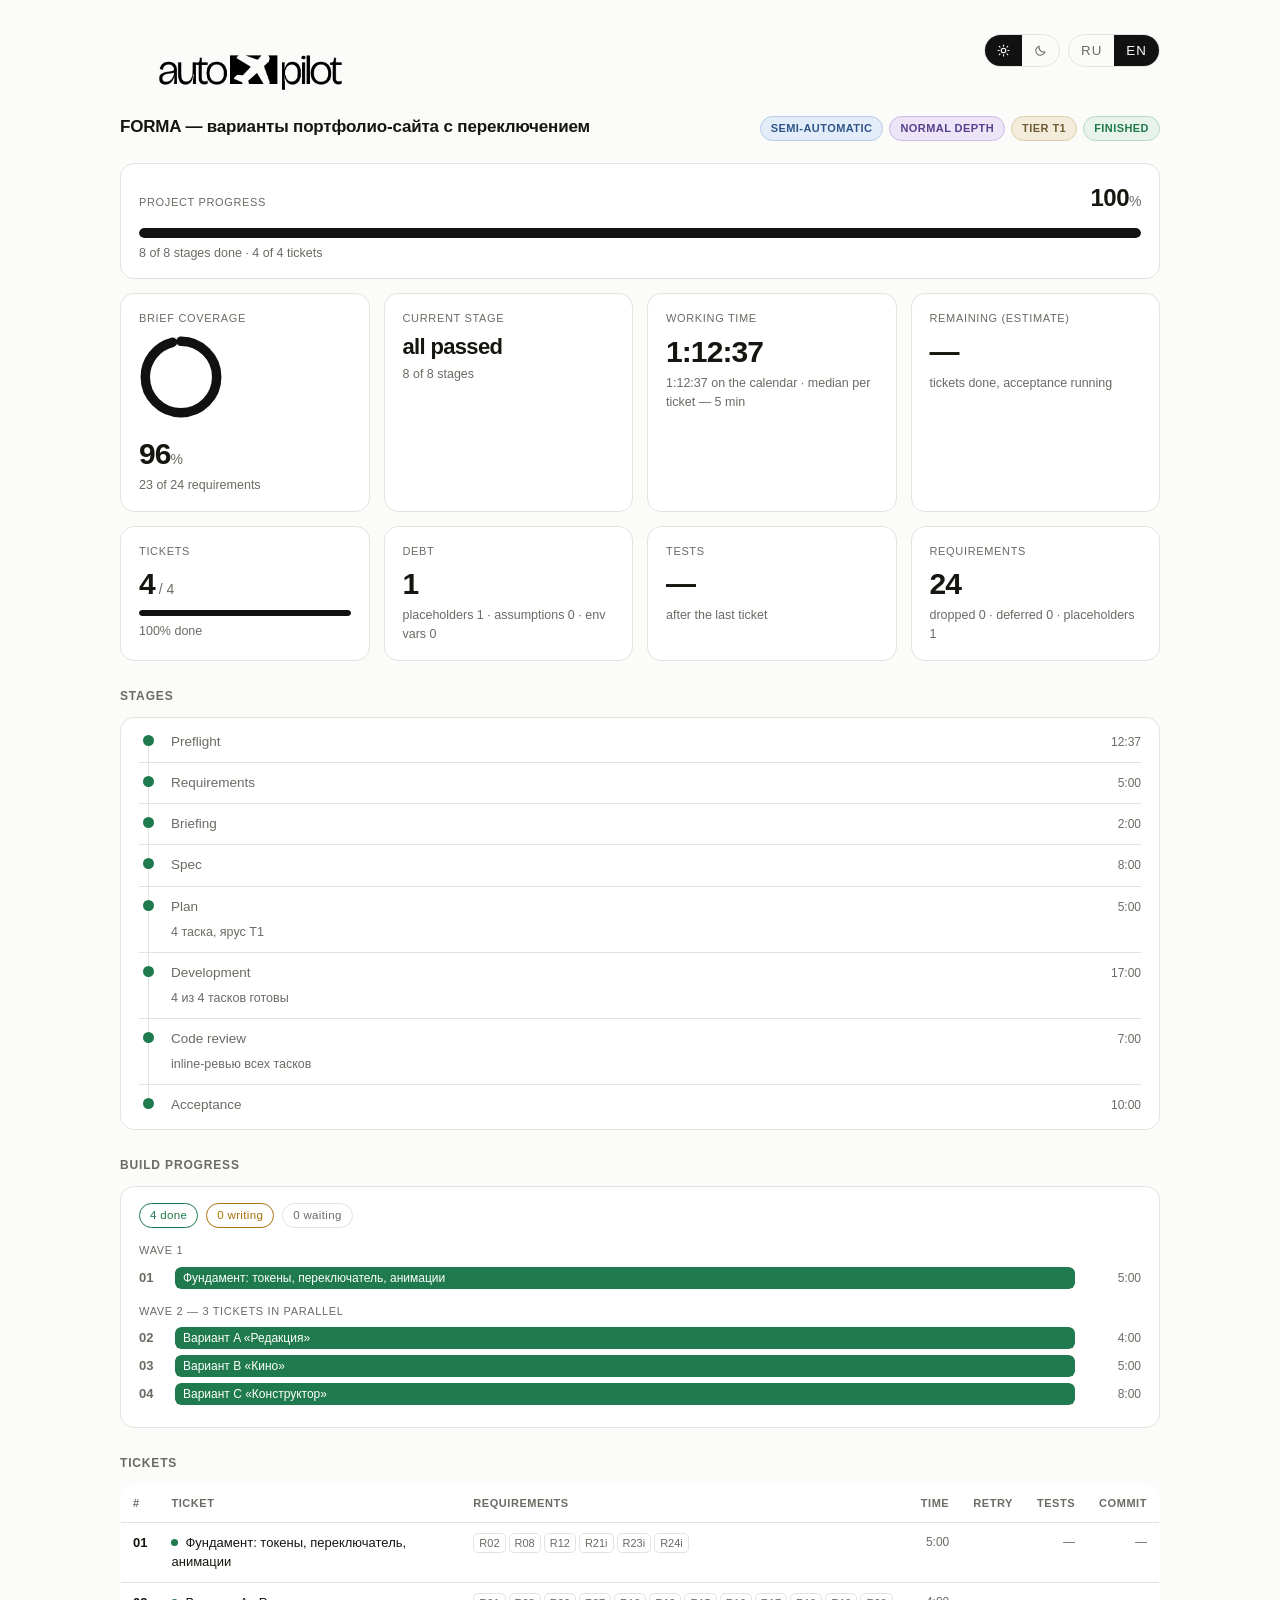
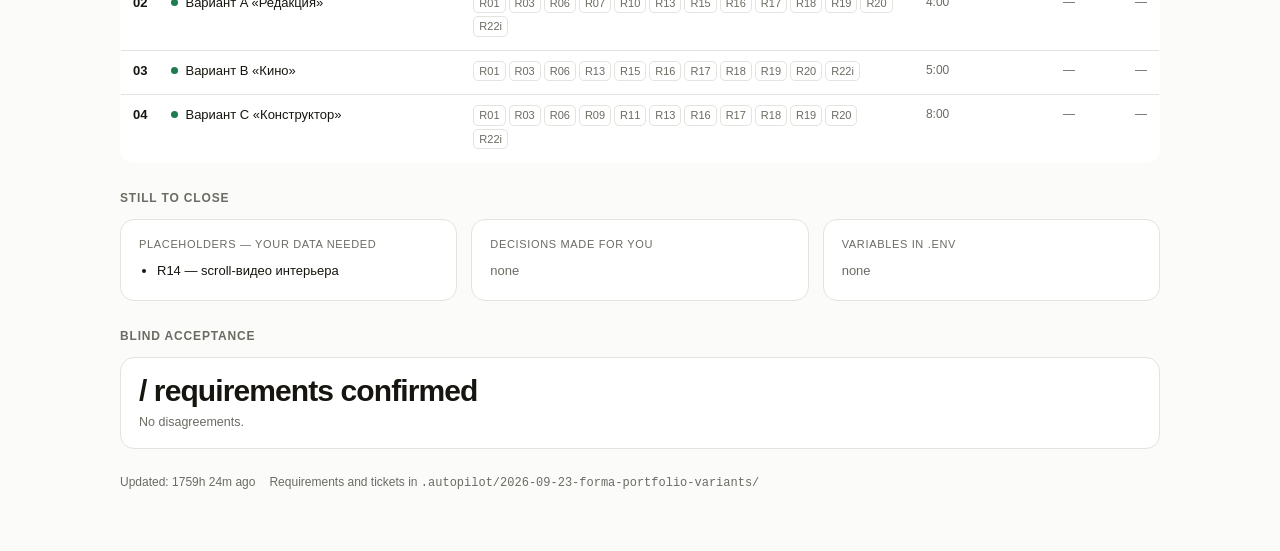
<file: .autopilot/index.html>
<!doctype html>
<html lang="ru">
<head>
<meta charset="utf-8">
<meta name="viewport" content="width=device-width, initial-scale=1">
<title>autopilot</title>
<style>
  :root, :root[data-theme="light"]{
    --bg:#fbfbfa; --panel:#fff; --ink:#16150f; --dim:#6b6a63; --line:#e4e3dd;
    --accent:#111; --ok:#1f7a4d; --warn:#a8700a; --bad:#b3352b; --ghost:#eeede8; --info:#2f6690;
    --fix:#6f4a9e;
    --radius:14px; --logo-light:block; --logo-dark:none; --glow:rgba(168,112,10,.38);
  }
  @media (prefers-color-scheme:dark){
    :root:not([data-theme]){
      --bg:#141412; --panel:#1c1c19; --ink:#f2f1ea; --dim:#918f86; --line:#2e2e29;
      --accent:#f2f1ea; --ok:#4bbd84; --warn:#d9a341; --bad:#e0685c; --ghost:#262622; --info:#7aa8d4;
      --fix:#b18ad9;
      --glow:rgba(217,163,65,.45);
      --logo-light:none; --logo-dark:block;
    }
  }
  :root[data-theme="dark"]{
    --bg:#141412; --panel:#1c1c19; --ink:#f2f1ea; --dim:#918f86; --line:#2e2e29;
    --accent:#f2f1ea; --ok:#4bbd84; --warn:#d9a341; --bad:#e0685c; --ghost:#262622; --info:#7aa8d4;
    --fix:#b18ad9;
    --logo-light:none; --logo-dark:block;
  }
  *{box-sizing:border-box}
  body{margin:0;background:var(--bg);color:var(--ink);
    font:15px/1.5 ui-sans-serif,-apple-system,"Segoe UI",Roboto,"Helvetica Neue",sans-serif;
    -webkit-font-smoothing:antialiased;padding:34px 20px 60px}
  .wrap{max-width:1040px;margin:0 auto;min-width:0}
  /* wrap на .top: в узкой панели переключатели уходят на вторую строку, а не за край */
  .top{display:flex;align-items:flex-start;gap:16px;margin-bottom:8px;flex-wrap:wrap}
  .logo{height:clamp(44px,7vw,72px);width:auto;max-width:64vw}
  .logo.l{display:var(--logo-light)} .logo.d{display:var(--logo-dark)}
  .segs{margin-left:auto;display:flex;gap:8px;flex:0 0 auto}
  .seg{display:flex;border:1px solid var(--line);border-radius:999px;overflow:hidden}
  .seg button{appearance:none;border:0;background:transparent;color:var(--dim);cursor:pointer;
    font:600 11px/1 inherit;letter-spacing:.08em;padding:8px 12px;display:flex;align-items:center}
  .seg button:hover{color:var(--ink)}
  .seg button[aria-pressed="true"]{background:var(--accent);color:var(--bg)}
  .seg svg{width:13px;height:13px;display:block}
  header{display:flex;flex-wrap:wrap;gap:12px;align-items:baseline;margin-bottom:22px}
  h1{font-size:17px;font-weight:600;margin:0;letter-spacing:-.01em}
  .badges{margin-left:auto;display:flex;gap:6px;flex-wrap:wrap}
  .badge{font-size:11px;letter-spacing:.04em;text-transform:uppercase;font-weight:600;
    border:1px solid var(--bd,var(--line));border-radius:999px;padding:3px 10px;
    color:var(--fg,var(--dim));background:var(--bbg,transparent)}
  /* режим — синяя семья, насыщенность растёт с автономией */
  .b-mode-1{--bbg:#eff4fb;--bd:#cfdcef;--fg:#4a6d9e}
  .b-mode-2{--bbg:#e9f0fa;--bd:#c3d4eb;--fg:#3d6293}
  .b-mode-3{--bbg:#e3ecf9;--bd:#b6cce8;--fg:#2f5688}
  .b-mode-4{--bbg:#d6e3f6;--bd:#9dbbe0;--fg:#1f4374}
  /* глубина — фиолетовая семья */
  .b-depth-1{--bbg:#f4f0fa;--bd:#ddd2ee;--fg:#6b559b}
  .b-depth-2{--bbg:#ece5f7;--bd:#cbbbe6;--fg:#573f8b}
  .b-depth-3{--bbg:#e2d8f3;--bd:#b8a3dd;--fg:#452f78}
  /* ярус — охра, насыщенность растёт с объёмом работы */
  .b-tier-0{--bbg:#f7f3e8;--bd:#e5dbc3;--fg:#7d6b45}
  .b-tier-1{--bbg:#f3ecdb;--bd:#dbcda9;--fg:#6e5c34}
  .b-tier-2{--bbg:#eee4cb;--bd:#cfbc8d;--fg:#5f4d26}
  .b-tier-3{--bbg:#e8dbb9;--bd:#c2ab72;--fg:#50401b}
  .b-done{--bbg:#e8f3ec;--bd:#b6d9c4;--fg:#1f7a4d}
  @media (prefers-color-scheme:dark){
    :root:not([data-theme]) .b-mode-1{--bbg:#1a2333;--bd:#2a3a52;--fg:#9cbbe6}
    :root:not([data-theme]) .b-mode-2{--bbg:#1b263a;--bd:#2e405e;--fg:#a5c3ec}
    :root:not([data-theme]) .b-mode-3{--bbg:#1c2942;--bd:#31466a;--fg:#aecbf2}
    :root:not([data-theme]) .b-mode-4{--bbg:#1f2f4f;--bd:#3a5482;--fg:#c0d8fb}
    :root:not([data-theme]) .b-depth-1{--bbg:#221d32;--bd:#372e4f;--fg:#b8a6e0}
    :root:not([data-theme]) .b-depth-2{--bbg:#26203b;--bd:#40345c;--fg:#c5b3ec}
    :root:not([data-theme]) .b-depth-3{--bbg:#2b2346;--bd:#4b3b6c;--fg:#d3c2f7}
    :root:not([data-theme]) .b-tier-0{--bbg:#26221a;--bd:#3b3527;--fg:#cbb98d}
    :root:not([data-theme]) .b-tier-1{--bbg:#2a2519;--bd:#443b26;--fg:#d6c393}
    :root:not([data-theme]) .b-tier-2{--bbg:#2f2917;--bd:#4e4227;--fg:#e2cd97}
    :root:not([data-theme]) .b-tier-3{--bbg:#352d16;--bd:#58492a;--fg:#edd79c}
    :root:not([data-theme]) .b-done{--bbg:#16281f;--bd:#26432f;--fg:#4bbd84}
  }
  :root[data-theme="dark"] .b-mode-1{--bbg:#1a2333;--bd:#2a3a52;--fg:#9cbbe6}
  :root[data-theme="dark"] .b-mode-2{--bbg:#1b263a;--bd:#2e405e;--fg:#a5c3ec}
  :root[data-theme="dark"] .b-mode-3{--bbg:#1c2942;--bd:#31466a;--fg:#aecbf2}
  :root[data-theme="dark"] .b-mode-4{--bbg:#1f2f4f;--bd:#3a5482;--fg:#c0d8fb}
  :root[data-theme="dark"] .b-depth-1{--bbg:#221d32;--bd:#372e4f;--fg:#b8a6e0}
  :root[data-theme="dark"] .b-depth-2{--bbg:#26203b;--bd:#40345c;--fg:#c5b3ec}
  :root[data-theme="dark"] .b-depth-3{--bbg:#2b2346;--bd:#4b3b6c;--fg:#d3c2f7}
  :root[data-theme="dark"] .b-tier-0{--bbg:#26221a;--bd:#3b3527;--fg:#cbb98d}
  :root[data-theme="dark"] .b-tier-1{--bbg:#2a2519;--bd:#443b26;--fg:#d6c393}
  :root[data-theme="dark"] .b-tier-2{--bbg:#2f2917;--bd:#4e4227;--fg:#e2cd97}
  :root[data-theme="dark"] .b-tier-3{--bbg:#352d16;--bd:#58492a;--fg:#edd79c}
  :root[data-theme="dark"] .b-done{--bbg:#16281f;--bd:#26432f;--fg:#4bbd84}
  /* minmax(min(Npx,100%)): в колонке уже 200px карточка сжимается, а не вылезает за край */
  .grid{display:grid;gap:14px;grid-template-columns:repeat(auto-fit,minmax(min(200px,100%),1fr));margin-bottom:14px}
  /* ряды показателей: четыре карточки в строку держатся дольше, чем списки долга */
  .grid.m{grid-template-columns:repeat(auto-fit,minmax(min(168px,100%),1fr))}
  .card{background:var(--panel);border:1px solid var(--line);border-radius:var(--radius);padding:16px 18px;min-width:0}
  .k{font-size:11px;letter-spacing:.06em;text-transform:uppercase;color:var(--dim);margin-bottom:8px}
  /* длинное значение («1 ч 05 мин … 2 ч 10 мин», «Спецификация») переносится, а не режется */
  .v{font-size:30px;font-weight:650;letter-spacing:-.03em;line-height:1.1;font-variant-numeric:tabular-nums;
    overflow-wrap:anywhere}
  .v.stage{font-size:clamp(17px,4.4vw,22px)}
  .v small{font-size:14px;font-weight:500;color:var(--dim);letter-spacing:0}
  .sub{font-size:12.5px;color:var(--dim);margin-top:6px;overflow-wrap:anywhere}
  .hero{display:flex;gap:18px;align-items:center;flex-wrap:wrap}
  .hero>div{min-width:0}
  .ring{flex:0 0 84px}
  .bar{height:6px;background:var(--ghost);border-radius:99px;overflow:hidden;margin-top:10px}
  .bar i{display:block;height:100%;background:var(--accent);border-radius:99px;transition:width .3s ease}
  .bar.lg{height:10px;margin-top:12px}
  /* общий прогресс: этапы по весам, внутри разработки — доля готовых тасков */
  .overall{background:var(--panel);border:1px solid var(--line);border-radius:var(--radius);
    padding:16px 18px;margin-bottom:14px}
  .overall-head{display:flex;justify-content:space-between;align-items:baseline;gap:10px;
    font-size:11px;letter-spacing:.06em;text-transform:uppercase;color:var(--dim)}
  .overall-head b{font-size:24px;font-weight:650;letter-spacing:-.02em;text-transform:none;
    color:var(--ink);font-variant-numeric:tabular-nums}
  .overall-head b small{font-size:14px;font-weight:500;color:var(--dim)}
  h2{font-size:12px;letter-spacing:.07em;text-transform:uppercase;color:var(--dim);
    margin:26px 0 12px;font-weight:600}
  .tl{background:var(--panel);border:1px solid var(--line);border-radius:var(--radius);padding:16px 18px;min-width:0}
  /* сводка по таскам — ответ на «где разработка» до того, как всматриваешься в полосы */
  .tlsum{display:flex;gap:8px;flex-wrap:wrap;margin-bottom:12px}
  .chip{font-size:11.5px;letter-spacing:.03em;border:1px solid var(--line);border-radius:999px;
    padding:3px 10px;color:var(--dim);font-variant-numeric:tabular-nums}
  .chip.ok{border-color:var(--ok);color:var(--ok)}
  .chip.run{border-color:var(--warn);color:var(--warn)}
  .chip.info{border-color:var(--info);color:var(--info)}
  .chip.bad{border-color:var(--bad);color:var(--bad)}
  .chip.fix{border-color:var(--fix);color:var(--fix)}
  /* фаза таска прямо на плашке: «ревью» и «ремонт» — состояния, которых до
     этого не существовало, и по одному цвету их не различить */
  .fill .nm{overflow:hidden;text-overflow:ellipsis;min-width:0}
  .fill .ph{margin-left:8px;font-size:10.5px;letter-spacing:.05em;text-transform:uppercase;
    opacity:.85;border:1px solid rgba(255,255,255,.5);border-radius:999px;padding:1px 6px;flex:none}
  .tlnow{font-size:13px;margin:-4px 0 12px;overflow-wrap:anywhere}
  .tlnow .lbl{color:var(--dim)}
  .tlnow b{font-weight:650;font-variant-numeric:tabular-nums}
  .tlnow .nowclock{color:var(--warn);font-variant-numeric:tabular-nums}
  .wave{font-size:11px;letter-spacing:.06em;text-transform:uppercase;color:var(--dim);margin:14px 0 8px}
  .wave:first-child{margin-top:0}
  /* minmax(0,1fr), а не 1fr: у 1fr пол — min-content, и длинное имя таска раздвигает сетку шире экрана */
  .row{display:grid;grid-template-columns:26px minmax(0,1fr) 56px;gap:10px;align-items:center;margin-bottom:6px;font-size:13px}
  .row b{font-weight:600;font-variant-numeric:tabular-nums;color:var(--dim)}
  .row.now b{color:var(--ink)}
  .track{background:var(--ghost);border-radius:6px;height:22px;position:relative;overflow:hidden;min-width:0}
  .fill{position:absolute;inset:0 auto 0 0;border-radius:6px;display:flex;align-items:center;
    padding:0 8px;white-space:nowrap;font-size:12px;color:#fff;overflow:hidden}
  /* ждущий таск — пустой контур, а не залитая дорожка: плашка теперь во всю
     ширину, и без этого «ждёт» выглядело бы как ещё одно состояние заливки */
  .row.wait .track{background:transparent;border:1px dashed var(--line)}
  .fill.pend{background:transparent;border:0;color:var(--dim)}
  /* «в работе» должно читаться как живое, а не как исчезающее: раньше плашка
     гасла до opacity .3 вместе с названием таска. Теперь дышит свечение вокруг
     дорожки и яркость плашки, текст остаётся читаемым всё время. */
  .row.now .track{animation:trackGlow 1.9s ease-in-out infinite}
  /* блик бежит по плашке идущего таска — движение без ложного процента */
  .fill.active::after{content:'';position:absolute;inset:0;
    background:linear-gradient(90deg,transparent 0,rgba(255,255,255,.30) 50%,transparent 100%);
    transform:translateX(-100%);animation:sheen 1.9s ease-in-out infinite}
  .mins{text-align:right;font-variant-numeric:tabular-nums;color:var(--dim);font-size:12px}
  /* этапы — вертикальная лента с рельсом */
  .stages{background:var(--panel);border:1px solid var(--line);border-radius:var(--radius);padding:4px 18px;min-width:0}
  .st{display:grid;grid-template-columns:20px minmax(0,1fr) auto;gap:12px;align-items:start;
    padding:10px 0;border-bottom:1px solid var(--line)}
  .st:last-child{border-bottom:0}
  .st .rail{position:relative;align-self:stretch;min-height:18px}
  .st .rail::before{content:"";position:absolute;left:9px;top:-10px;bottom:-10px;width:1px;background:var(--line)}
  .st:first-child .rail::before{top:9px}
  .st:last-child .rail::before{bottom:calc(100% - 9px)}
  .st .rail i{position:absolute;left:4px;top:3px;width:11px;height:11px;border-radius:99px;
    box-sizing:border-box;border:2px solid var(--line);background:var(--panel)}
  .st.done .rail i{background:var(--ok);border-color:var(--ok)}
  .st.active .rail i{background:var(--warn);border-color:var(--warn);animation:pulse 1.6s ease-in-out infinite}
  .st.failed .rail i{background:var(--bad);border-color:var(--bad)}
  .st.skipped .rail i{border-style:dashed;background:var(--panel)}
  .st>div{min-width:0}
  .st .nm{font-size:13.5px;overflow-wrap:anywhere}
  .st.active .nm{font-weight:650}
  .st.done .nm,.st.skipped .nm{color:var(--dim)}
  .st .mins{padding-top:1px}
  @keyframes trackGlow{
    0%,100%{box-shadow:0 0 0 0 var(--glow)}
    50%{box-shadow:0 0 0 4px transparent}
  }
  @keyframes sheen{to{transform:translateX(100%)}}
  /* у кого выключена анимация в системе — просто статичная подсветка */
  @media (prefers-reduced-motion:reduce){
    .row.now .track{animation:none;box-shadow:0 0 0 3px var(--glow)}
    .fill.active::after{animation:none;background:none}
  }
  .note{background:var(--panel);border:1px solid var(--line);border-radius:var(--radius);
    padding:14px 18px;font-size:13px;color:var(--dim)}
  .note b{color:var(--ink);font-weight:600}
  .stale{color:var(--warn)}
  /* Часы, остановленные простоем: цифры гаснут, чтобы стоящий таймер не читался как поломка. */
  .paused{opacity:.5}
  table{width:100%;border-collapse:collapse;font-size:13px;background:var(--panel);
    border:1px solid var(--line);border-radius:var(--radius);overflow:hidden}
  th{text-align:left;font-size:11px;letter-spacing:.05em;text-transform:uppercase;color:var(--dim);
    font-weight:600;padding:10px 12px;border-bottom:1px solid var(--line)}
  td{padding:10px 12px;border-bottom:1px solid var(--line);vertical-align:top}
  tr:last-child td{border-bottom:0}
  .dot{display:inline-block;width:7px;height:7px;border-radius:99px;margin-right:7px;vertical-align:1px}
  .tag{display:inline-block;font-size:11px;border:1px solid var(--line);border-radius:5px;
    padding:1px 5px;margin:0 3px 3px 0;color:var(--dim);font-variant-numeric:tabular-nums}
  ul.debt{margin:0;padding-left:18px}
  ul.debt li{margin-bottom:4px;font-size:13px}
  .empty{color:var(--dim);font-size:13px}
  footer{margin-top:24px;font-size:12px;color:var(--dim);display:flex;gap:14px;flex-wrap:wrap}
  footer code{overflow-wrap:anywhere}
  .scroll{overflow-x:auto}
  /* таблица тасков скроллится внутри своей рамки, а не сминает семь колонок в кашу */
  .scroll table{min-width:560px}
  /* узкая раскладка: встроенная панель IDE, боковая колонка, телефон */
  @media (max-width:460px){
    body{padding:20px 12px 44px}
    .top{gap:10px}
    header{gap:8px;margin-bottom:16px}
    h1{font-size:15px}
    h2{margin:20px 0 10px}
    .card,.overall,.tl,.note{padding:13px 14px}
    .stages{padding:2px 14px}
    .v{font-size:25px}
    .overall-head b{font-size:21px}
    .ring{flex:0 0 68px;width:68px;height:68px}
    .hero{gap:12px}
    .row{grid-template-columns:24px 1fr 48px;gap:8px}
    .st{grid-template-columns:18px 1fr auto;gap:9px}
    .badges{margin-left:0}
    .segs{margin-left:0}
    /* семь колонок в узкую панель не влезают ни при каком min-width, поэтому здесь
       таблица перестаёт требовать ширину, а второстепенные колонки уходят:
       требования, повторы и коммит есть в файлах, а «что и сколько идёт» — нет */
    .scroll table{min-width:0}
    th:nth-child(3),td:nth-child(3),
    th:nth-child(5),td:nth-child(5),
    th:nth-child(7),td:nth-child(7){display:none}
    /* переносится только название таска: заголовки и числа рвать по буквам нельзя */
    th,td{padding:9px 8px;white-space:nowrap}
    td:nth-child(2){white-space:normal;overflow-wrap:anywhere}
  }
</style>
</head>
<body>
<div class="wrap" id="app"></div>

<!-- Состояние приходит двумя путями, и порядок этих двух тегов — весь смысл.
     Сначала снимок, вписанный внутрь страницы: он есть всегда, поэтому дашборд
     показывает данные, чем бы его ни открыли — двойным кликом, панелью через
     data:, с мёртвым сервером, через месяц после прогона. Потом файл рядом: он
     перекрывает снимок там, где у страницы есть адрес, и он же подгружается
     заново каждые десять секунд, чтобы часы шли без перезагрузки.
     Разойтись в противоположные стороны им нечем: файл пишется на каждой
     правке, снимок — на каждом вызове .autopilot/sync.py, и он же вписывает
     файл в страницу, так что снимок либо равен файлу, либо старше его.
     Между маркерами правит только sync.py; руками — никогда. -->
<script>/*STATE-BEGIN*/window.STATE=null;/*STATE-END*/</script>
<script src="state.js"></script>

<script>
const MODE_CLS  = {manual:'b-mode-1', interview:'b-mode-2', semi:'b-mode-3', full:'b-mode-4'};
const DEPTH_CLS = {strict:'b-depth-1', normal:'b-depth-2', deep:'b-depth-3'};
const TIER_CLS  = {T0:'b-tier-0', T1:'b-tier-1', T2:'b-tier-2', T3:'b-tier-3'};

// Полный цикл сборки. state.js может прислать меньше — недостающие показываем как pending.
const STAGE_IDS = ['preflight','manifest','briefing','spec','plan','build','review','final'];

const POLL_MS = 10000;

const SUN  = '<svg viewBox="0 0 24 24" fill="none" stroke="currentColor" stroke-width="2" stroke-linecap="round"><circle cx="12" cy="12" r="4.2"/><path d="M12 2v2M12 20v2M4.2 4.2l1.4 1.4M18.4 18.4l1.4 1.4M2 12h2M20 12h2M4.2 19.8l1.4-1.4M18.4 5.6l1.4-1.4"/></svg>';
const MOON = '<svg viewBox="0 0 24 24" fill="none" stroke="currentColor" stroke-width="2" stroke-linecap="round" stroke-linejoin="round"><path d="M20 14.5A8.5 8.5 0 0 1 9.5 4a8.5 8.5 0 1 0 10.5 10.5z"/></svg>';
const SYNC = '<svg viewBox="0 0 24 24" fill="none" stroke="currentColor" stroke-width="2" stroke-linecap="round" stroke-linejoin="round"><path d="M21 12a9 9 0 1 1-2.64-6.36"/><path d="M21 3v6h-6"/></svg>';

const systemDark = () => {
  try { return matchMedia('(prefers-color-scheme: dark)').matches; } catch(e) { return false; }
};
const storedTheme = () => {
  try { return localStorage.getItem('autopilot-theme'); } catch(e) { return null; }
};
// Явный выбор пользователя перевешивает системную тему; до первого клика — системная.
function effectiveTheme(){
  return storedTheme() || (systemDark() ? 'dark' : 'light');
}
function applyTheme(t){
  if (t) document.documentElement.setAttribute('data-theme', t);
  else document.documentElement.removeAttribute('data-theme');
}

const LOGO_LIGHT = "[data-uri]";
const LOGO_DARK  = "[data-uri]";

const plural = (n, one, few, many) => {
  const a = Math.abs(n) % 10, b = Math.abs(n) % 100;
  if (a === 1 && b !== 11) return one;
  if (a >= 2 && a <= 4 && (b < 12 || b > 14)) return few;
  return many;
};

const I18N = {
  ru:{lang:"ru",coverage:"Покрытие брифа",ofReq:(a,b)=>`${a} из ${b} требований`,
    overall:"Прогресс проекта",overallStages:(a,b)=>`${a} из ${b} этапов пройдено`,
    overallTickets:(a,b)=>`${a} из ${b} тасков`,
    tickets:"Таски",ticketsDone:p=>`${p}% готово`,retries:n=>` · ${n} повтор.`,
    elapsed:"В работе",median:m=>`медиана на таск — ${m} мин`,tooEarly:"рано считать",
    calendar:c=>`календарных ${c}`,paused:"пауза — часы стоят",
    left:"Осталось (оценка)",needTwo:"нужно 2+ готовых таска",
    critpath:n=>`критический путь: ${n} ${plural(n,'таск','таска','тасков')} в цепочке`,
    stagesTitle:"Этапы",stage:"Этап сейчас",stageOf:(a,b)=>`${a} из ${b} этапов`,
    stages:{preflight:"Подготовка",manifest:"Требования",briefing:"Брифинг",spec:"Спецификация",
      plan:"План",build:"Разработка",review:"Код-ревью",final:"Приёмка"},
    skipped:"пропущен",notStarted:"не начат",allDone:"всё пройдено",
    noTicketsTier:"без разбивки",notCut:"таски ещё не нарезаны",
    t0note:(n)=>`Ярус T0 — собрано за один заход, без разбивки на таски.${n?' '+n:''}`,
    t0files:n=>`Файлов: ${n}.`,noEta:"ярус T0 — оценка не нужна",wrapUp:"таски готовы, идёт приёмка",
    auto:"Автообновление",autoOn:"Автообновление включено",autoOff:"Автообновление выключено",
    agoSec:s=>`${s} сек назад`,agoMin:m=>`${m} мин назад`,agoHr:(h,m)=>`${h} ч ${m} мин назад`,
    debt:"Долг",debtSub:(a,b,c)=>`заглушки ${a} · допущения ${b} · переменные ${c}`,
    tests:"Тесты",testsSub:"после последнего таска",testsSubOne:"последний полный прогон",failed:n=>`${n} упало`,
    buildTook:d=>`разработка заняла ${d}`,
    reqs:"Требования",reqsSub:(d,f,p)=>`снято ${d} · отложено ${f} · заглушки ${p}`,
    progress:"Ход сборки",
    wave:(n,c)=>c>1?`Волна ${n} — ${c} ${plural(c,'таск','таска','тасков')} параллельно`:`Волна ${n}`,
    chipDone:n=>`готово ${n}`,chipRun:n=>`пишутся ${n}`,chipWait:n=>`ждут ${n}`,chipFailed:n=>`упало ${n}`,
    chipReview:n=>`на ревью ${n}`,chipRepair:n=>`в ремонте ${n}`,
    phase:{'in-progress':"пишется",review:"ревью",repair:"ремонт"},
    nowLbl:"Сейчас:",nowIdle:"Ни один таск не запущен.",
    noTickets:"Тасков пока нет — идёт подготовка.",
    tblTickets:"Таски",thN:"#",thTitle:"Таск",thReq:"Требования",thTime:"Время",thRetry:"Повт.",
    thTests:"Тесты",thCommit:"Коммит",tblEmpty:"пока пусто",
    toClose:"Что осталось закрыть",placeholders:"Заглушки — нужны твои данные",
    assumptions:"Решения, принятые за тебя",envVars:"Переменные в .env",
    additions:"Добавлено сверх заказанного",none:"пусто",
    blind:"Слепая приёмка",blindOk:"Расхождений нет.",blindBad:"Расхождения:",
    blindV:(m,c)=>`${m} / ${c} требований подтверждено`,
    updated:"Обновлено",filesIn:"Требования и таски — в",
    modes:{full:"полный автомат",semi:"полуавтомат",interview:"интервью",manual:"ручной"},
    depths:{strict:"строго по брифу",normal:"обычная глубина",deep:"максимальная глубина"},
    tier:t=>`ярус ${t}`,finished:"завершено",min:"мин",hr:"ч",m:"м",
    langLabel:"Язык",themeLabel:"Тема",themeLight:"Светлая тема",themeDark:"Тёмная тема"},
  en:{lang:"en",coverage:"Brief coverage",ofReq:(a,b)=>`${a} of ${b} requirements`,
    overall:"Project progress",overallStages:(a,b)=>`${a} of ${b} stages done`,
    overallTickets:(a,b)=>`${a} of ${b} tickets`,
    tickets:"Tickets",ticketsDone:p=>`${p}% done`,retries:n=>` · ${n} retries`,
    elapsed:"Working time",median:m=>`median per ticket — ${m} min`,tooEarly:"too early to tell",
    calendar:c=>`${c} on the calendar`,paused:"paused — the clock is stopped",
    left:"Remaining (estimate)",critpath:n=>`critical path: ${n} tickets deep`,needTwo:"needs 2+ finished tickets",
    stagesTitle:"Stages",stage:"Current stage",stageOf:(a,b)=>`${a} of ${b} stages`,
    stages:{preflight:"Preflight",manifest:"Requirements",briefing:"Briefing",spec:"Spec",
      plan:"Plan",build:"Development",review:"Code review",final:"Acceptance"},
    skipped:"skipped",notStarted:"not started",allDone:"all passed",
    noTicketsTier:"no split",notCut:"tickets not cut yet",
    t0note:(n)=>`Tier T0 — built in a single pass, no tickets.${n?' '+n:''}`,
    t0files:n=>`Files: ${n}.`,noEta:"tier T0 — no estimate needed",wrapUp:"tickets done, acceptance running",
    auto:"Auto-refresh",autoOn:"Auto-refresh on",autoOff:"Auto-refresh off",
    agoSec:s=>`${s}s ago`,agoMin:m=>`${m} min ago`,agoHr:(h,m)=>`${h}h ${m}m ago`,
    debt:"Debt",debtSub:(a,b,c)=>`placeholders ${a} · assumptions ${b} · env vars ${c}`,
    tests:"Tests",testsSub:"after the last ticket",testsSubOne:"last full run",failed:n=>`${n} failed`,
    buildTook:d=>`development took ${d}`,
    reqs:"Requirements",reqsSub:(d,f,p)=>`dropped ${d} · deferred ${f} · placeholders ${p}`,
    progress:"Build progress",
    wave:(n,c)=>c>1?`Wave ${n} — ${c} tickets in parallel`:`Wave ${n}`,
    chipDone:n=>`${n} done`,chipRun:n=>`${n} writing`,chipWait:n=>`${n} waiting`,chipFailed:n=>`${n} failed`,
    chipReview:n=>`${n} in review`,chipRepair:n=>`${n} in repair`,
    phase:{'in-progress':"writing",review:"review",repair:"repair"},
    nowLbl:"Now:",nowIdle:"No ticket is running.",
    noTickets:"No tickets yet — still preparing.",
    tblTickets:"Tickets",thN:"#",thTitle:"Ticket",thReq:"Requirements",thTime:"Time",thRetry:"Retry",
    thTests:"Tests",thCommit:"Commit",tblEmpty:"empty so far",
    toClose:"Still to close",placeholders:"Placeholders — your data needed",
    assumptions:"Decisions made for you",envVars:"Variables in .env",
    additions:"Added beyond the brief",none:"none",
    blind:"Blind acceptance",blindOk:"No disagreements.",blindBad:"Disagreements:",
    blindV:(m,c)=>`${m} / ${c} requirements confirmed`,
    updated:"Updated",filesIn:"Requirements and tickets in",
    modes:{full:"fully automatic",semi:"semi-automatic",interview:"interview",manual:"manual"},
    depths:{strict:"strictly as written",normal:"normal depth",deep:"maximum depth"},
    tier:t=>`tier ${t}`,finished:"finished",min:"min",hr:"h",m:"m",
    langLabel:"Language",themeLabel:"Theme",themeLight:"Light theme",themeDark:"Dark theme"}
};

let CUR = I18N.ru;                 // язык, на котором сейчас отрисовано — нужен тикающим таймерам
let autoOn = true;
try { autoOn = (localStorage.getItem('autopilot-auto') || 'on') !== 'off'; } catch(e) {}
let pollT = null;
let lastStamp = null;              // метка отрисованного состояния — против лишних перерисовок

// ——— живые таймеры ———————————————————————————————————————————————
// Всё время считается из меток state.js. Незакрытый интервал тикает от текущего момента.
const spanMs = (from, to) => {
  const a = from ? new Date(from).getTime() : NaN;
  if (isNaN(a)) return null;
  const b = to ? new Date(to).getTime() : Date.now();
  return Math.max(0, b - a);
};
// ——— активное время ——————————————————————————————————————————————
// Часы прогона показывают работу, а не календарь: ушёл человек на сутки — часы стоят.
// Никаких дополнительных записей для этого не нужно. state.js и так усеян метками —
// старт, стадии, таски, updatedAt, — и промежуток между соседними метками длиннее порога
// это простой, а не работа. Порог тот же, что у «молчания» ниже: сорок пять минут.
// Замерено на реальных прогонах 2026-08-19: между метками работа укладывается в час,
// а простои идут часами и сутками (444 минуты, 4207, 7814), так что грубая обрезка
// ошибается на единицы процентов и при этом не требует от агента ни одной новой правки.
const IDLE_CAP_MS = 2700000;
let MARKS = [];
// `updatedAt` — единственная скользящая метка: агент перезаписывает её, и прошлый пульс
// из файла пропадает. Поэтому страница запоминает каждое значение, которое видела: без
// этого счётчик прыгал назад на величину порога в тот момент, когда агент возвращался
// после простоя (проверено 2026-08-19). Хранится по прогону, переживает перезагрузку.
function rememberBeats(S){
  const key = 'autopilot-beats:' + (S.slug || '') + ':' + (S.startedAt || '');
  try {
    const seen = JSON.parse(localStorage.getItem(key) || '[]');
    if (S.updatedAt && seen.indexOf(S.updatedAt) === -1) {
      seen.push(S.updatedAt);
      localStorage.setItem(key, JSON.stringify(seen.slice(-600)));
    }
    return seen;
  } catch (e) { return []; }
}
function collectMarks(S){
  const out = [];
  const push = v => { const t = v ? new Date(v).getTime() : NaN; if (!isNaN(t)) out.push(t); };
  push(S.startedAt); push(S.updatedAt); push(S.finishedAt);
  (S.beats || []).forEach(push);                    // журнал пульса, если прогон его ведёт
  rememberBeats(S).forEach(push);                   // и то, что страница видела своими глазами
  (S.stages || []).forEach(x => { push(x.startedAt); push(x.finishedAt); });
  (S.tickets || []).forEach(x => { push(x.startedAt); push(x.finishedAt); });
  ((S.polish || {}).rounds || []).forEach(x => push(x.finishedAt));
  return Array.from(new Set(out)).sort((a, b) => a - b);
}
// Сумма промежутков между метками; каждый обрезан по порогу простоя.
function activeMs(from, to){
  const a = from ? new Date(from).getTime() : NaN;
  if (isNaN(a)) return null;
  const b = to ? new Date(to).getTime() : Date.now();
  if (b <= a) return 0;
  const pts = [a].concat(MARKS.filter(t => t > a && t < b), [b]);
  let s = 0;
  for (let i = 1; i < pts.length; i++) s += Math.min(pts[i] - pts[i-1], IDLE_CAP_MS);
  return s;
}
// Стоят ли часы прямо сейчас — то есть тянется ли простой дольше порога.
function idleNow(){
  const S = window.STATE || {};
  if (!S || S.finishedAt) return false;
  const last = MARKS.length ? MARKS[MARKS.length - 1] : null;
  return last != null && Date.now() - last > IDLE_CAP_MS;
}
const fmtClock = ms => {
  if (ms == null) return '—';
  const s = Math.floor(ms/1000), h = Math.floor(s/3600), m = Math.floor((s%3600)/60), ss = s%60;
  const p = n => String(n).padStart(2,'0');
  return h ? `${h}:${p(m)}:${p(ss)}` : `${m}:${p(ss)}`;
};
// Открытый интервал получает data-live — его каждую секунду обновляет tick().
function timerHTML(from, to){
  const ms = activeMs(from, to);
  if (ms == null) return '—';
  return to ? `<span>${fmtClock(ms)}</span>`
            : `<span data-live data-from="${from}">${fmtClock(ms)}</span>`;
}
function agoText(iso){
  const ms = spanMs(iso, null);
  if (ms == null) return '—';
  const s = Math.floor(ms/1000);
  if (s < 60) return CUR.agoSec(s);
  const m = Math.floor(s/60);
  return m < 60 ? CUR.agoMin(m) : CUR.agoHr(Math.floor(m/60), m%60);
}
function tick(){
  const stopped = idleNow();
  document.querySelectorAll('[data-live][data-from]').forEach(el => {
    el.textContent = fmtClock(activeMs(el.dataset.from, null));
    el.classList.toggle('paused', stopped);          // часы стоят — видно, что это не поломка
  });
  document.querySelectorAll('[data-idle-note]').forEach(el => {
    el.hidden = !stopped;
  });
  document.querySelectorAll('[data-ago]').forEach(el => {
    el.textContent = agoText(el.dataset.ago);
    // Молчание — повод присмотреться, но только когда никто не работает.
    // Пока хотя бы один таск идёт, записей внутри него нет по устройству
    // процесса: оркестратор пишет на границах, а таск живёт десятки минут.
    // Порог тогда — не пять минут, а заметно дольше самого долгого таска.
    const S = window.STATE || {};
    const busy = (S.tickets || []).some(t =>
      t.status === 'in-progress' || t.status === 'review' || t.status === 'repair');
    el.classList.toggle('stale', !S.finishedAt
      && spanMs(el.dataset.ago, null) > (busy ? 2700000 : 300000));
  });
}

// ——— автообновление ——————————————————————————————————————————————
// Страница не перезагружается: она подтягивает state.js заново отдельным тегом.
// Так сделано потому, что встроенные панели (Claude Desktop, IDE-вьюверы) глушат
// навигацию — и location.reload(), и <meta http-equiv="refresh"> там молча ничего
// не делают, а вот загрузку подресурсов панель не трогает. Проверено измерением:
// reload и meta refresh не сработали ни разу, подгрузка тега — двенадцать раз из
// двенадцати. Побочная выгода — «обновить» больше не значит «потерять место на
// странице», выделение и позицию прокрутки перерисовка сохраняет.
// Но подресурсы живут только у страницы, у которой есть адрес. Панель Claude не
// открывает file:// как страницу — она вклеивает HTML в data:text/html, а оттуда
// origin равен null: state.js не грузится ни относительным путём, ни абсолютным
// file://, ни через fetch. Поэтому состояние вписано ещё и внутрь страницы: там,
// где адреса нет, дашборд показывает снимок и молчит про обновления вместо того
// чтобы показывать пустой экран. Живое обновление остаётся за http (панель через
// preview_start, обычный браузер) — phases/0-instruments.md.
// Видимость НЕ проверяем: те же панели держат document.hidden === true всё время,
// хотя пользователь смотрит именно туда.
const stampOf = S => (S.updatedAt || '') + '|' + (S.finishedAt || '') + '|' + (S.tickets || []).length;

function applyState(){
  const S = window.STATE;
  if (!S || typeof S !== 'object') return;
  // Перерисовываем только когда состояние действительно сдвинулось: молчаливая
  // перерисовка раз в десять секунд сбрасывала бы выделенный текст ни за что.
  const stamp = stampOf(S);
  if (stamp === lastStamp) return;
  lastStamp = stamp;
  const y = window.scrollY;
  // Упавший рендер не должен убивать страницу: сбрасываем штамп, чтобы следующий
  // круг опроса попробовал заново — иначе исправленный state.js уже не подберётся.
  try { render(CUR.lang); } catch (e) { lastStamp = ''; bootFail(String(e && e.message || e)); }
  window.scrollTo(0, y);
}

function pollState(){
  clearTimeout(pollT);
  if (!autoOn || (window.STATE && window.STATE.finishedAt)) return;
  pollT = setTimeout(() => {
    const s = document.createElement('script');
    // Метка времени в запросе — иначе file:// отдаст скрипт из кеша.
    s.src = 'state.js?t=' + Date.now();
    // Ошибка — обычное дело: файл могли поймать в момент записи. Старое состояние
    // остаётся на экране, следующий круг через десять секунд подберёт целое.
    const next = () => { s.remove(); applyState(); pollState(); };
    s.onload = next;
    s.onerror = next;
    document.head.appendChild(s);
  }, POLL_MS);
}

function render(lang){
  const L = I18N[lang] || I18N.ru;
  CUR = L;
  const S = STATE, T = S.tickets || [], R = S.requirements || {};
  MARKS = collectMarks(S);
  const esc = s => String(s == null ? '' : s).replace(/[&<>"]/g, c => ({'&':'&amp;','<':'&lt;','>':'&gt;','"':'&quot;'}[c]));
  // Таск живёт в трёх активных состояниях, а не в одном: пишется — проверяется —
  // чинится. Ревью и ремонт идут, пока летит следующий таск, поэтому «готово 2 из 8»
  // без них — самый частый вопрос к экрану: «а с третьим-то что».
  const ACTIVE = ['in-progress', 'review', 'repair'];
  const done = T.filter(t => t.status === 'done');
  const writing = T.filter(t => t.status === 'in-progress');
  const inReview = T.filter(t => t.status === 'review');
  const inRepair = T.filter(t => t.status === 'repair');
  const running = T.filter(t => ACTIVE.includes(t.status));
  const failedT = T.filter(t => t.status === 'failed');
  const waiting = T.length - done.length - running.length - failedT.length;
  const live = Math.max(0, (R.total || 0) - (R.dropped || 0));

  const mins = t => (t.startedAt && t.finishedAt)
    ? Math.max(1, Math.round(activeMs(t.startedAt, t.finishedAt) / 60000)) : null;
  const durations = done.map(mins).filter(Boolean).sort((a,b) => a-b);
  const median = durations.length ? durations[Math.floor(durations.length/2)] : null;
  const fmtDur = m => m == null ? '—'
    : m < 60 ? m + ' ' + L.min : Math.floor(m/60) + ' ' + L.hr + ' ' + String(m%60).padStart(2,'0') + ' ' + L.min;

  const byId = Object.fromEntries(T.map(t => [t.id, t]));
  const memo = {};
  function depth(id, seen){
    const t = byId[id];
    if (!t || t.status === 'done') return 0;
    if (memo[id] != null) return memo[id];
    if (seen.has(id)) return 1;
    seen.add(id);
    const d = 1 + Math.max(0, ...(t.blockedBy || []).map(b => depth(b, seen)));
    seen.delete(id);
    return memo[id] = d;
  }
  const cp = Math.max(0, ...T.map(t => depth(t.id, new Set())));

  // Оценка считается в минутах по цепочке, а не «медиана × длина цепочки»: иначе
  // таск, который идёт двадцать седьмую минуту, стоит в оценке как не начатый,
  // и на последнем почти доделанном таске экран пишет «21 … 39 мин».
  const memoMin = {};
  const leftFor = t => {
    if (!t || t.status === 'done') return 0;
    const full = median || 10;
    // код написан — осталась проверка и, может быть, правка по находке
    if (t.status === 'review') return full * 0.2;
    if (t.status === 'repair') return full * 0.5;
    if (t.status === 'in-progress' && t.startedAt) {
      const elapsed = (activeMs(t.startedAt, null) || 0) / 60000;
      return Math.max(1, full - elapsed);          // уже идёт — осталось меньше
    }
    return full;
  };
  function chainMin(id, seen){
    const t = byId[id];
    if (!t || t.status === 'done') return 0;
    if (memoMin[id] != null) return memoMin[id];
    if (seen.has(id)) return leftFor(t);
    seen.add(id);
    const d = leftFor(t) + Math.max(0, ...(t.blockedBy || []).map(b => chainMin(b, seen)));
    seen.delete(id);
    return memoMin[id] = d;
  }
  const cpMin = Math.max(0, ...T.map(t => chainMin(t.id, new Set())));
  const eta = (median && cpMin > 0)
    ? [Math.max(1, Math.round(cpMin*0.75)), Math.max(2, Math.round(cpMin*1.4))] : null;

  // Этапы: канонический порядок, поверх него — то, что прислал state.js.
  const given = Array.isArray(S.stages) ? S.stages.filter(Boolean) : [];
  const stages = STAGE_IDS.map(id => given.find(s => s.id === id) || {id, status:'pending'})
    .concat(given.filter(s => !STAGE_IDS.includes(s.id)));
  const stName = s => L.stages[s.id] || s.id;
  const activeStage = stages.find(s => s.status === 'active');
  const curStage = activeStage || stages.find(s => s.status !== 'done' && s.status !== 'skipped');
  const stageNo = curStage ? stages.indexOf(curStage) + 1 : stages.length;
  const t0 = String(S.tier).toUpperCase() === 'T0';
  const buildStage = stages.find(s => s.id === 'build');
  const buildMs = buildStage && buildStage.startedAt && buildStage.finishedAt
    ? activeMs(buildStage.startedAt, buildStage.finishedAt) : null;

  // Прогресс проекта целиком. Веса — это доли времени, а не «этап = 1/8»: разработка идёт
  // часами, подготовка минуты. Внутри разработки шкала дробится по готовым таскам, поэтому
  // она ползёт с каждым таском, а не стоит на месте полдня и потом прыгает.
  const STAGE_WEIGHT = {preflight:1, manifest:1, briefing:1, spec:2, plan:1, build:6, review:2, final:1};
  const stageFrac = s => {
    if (s.status === 'done' || s.status === 'skipped') return 1;
    if (s.status !== 'active') return 0;                      // pending и failed — ноль
    if (s.id === 'build' && T.length) return Math.max(0.05, done.length / T.length);
    return 0.5;
  };
  const totalW = stages.reduce((a,s) => a + (STAGE_WEIGHT[s.id] ?? 1), 0);
  const overallPct = totalW
    ? Math.round(stages.reduce((a,s) => a + (STAGE_WEIGHT[s.id] ?? 1) * stageFrac(s), 0) / totalW * 100) : 0;
  const stagesDone = stages.filter(s => s.status === 'done' || s.status === 'skipped').length;

  const coverage = live ? Math.round((R.done||0)/live*100) : 0;
  // Таск на ревью уже написан. Считать его нулём — врать в меньшую сторону ровно
  // там, где до разделения статусов врали в большую, помечая код готовым до проверки.
  const ticketPct = T.length
    ? Math.round((done.length + 0.75*(inReview.length + inRepair.length))/T.length*100) : 0;
  const retries = T.reduce((s,t) => s + (t.retries||0), 0);
  const last = done[done.length-1];
  // Полный прогон, если он записан; иначе — тесты последнего захода: таска или T0-сборки.
  const tests = S.tests || (last && last.tests) || (S.singlePass && S.singlePass.tests) || null;
  const debtN = (S.debt?.placeholders?.length||0) + (S.debt?.assumptions?.length||0) + (S.debt?.emptyEnv?.length||0);

  const ring = pct => {
    const r = 34, c = 2*Math.PI*r;
    return `<svg class="ring" viewBox="0 0 80 80" width="84" height="84" aria-hidden="true">
      <circle cx="40" cy="40" r="${r}" fill="none" stroke="var(--ghost)" stroke-width="9"/>
      <circle cx="40" cy="40" r="${r}" fill="none" stroke="var(--accent)" stroke-width="9"
        stroke-linecap="round" stroke-dasharray="${c}" stroke-dashoffset="${c*(1-pct/100)}"
        transform="rotate(-90 40 40)"/></svg>`;
  };
  // Ремонт — не «ещё немного разработки»: таск уже написан, вернулся с ревью и
  // переписывается. Пока он делил цвет с in-progress, различала их только
  // подпись, и волна возвратов на экране читалась как обычная работа.
  const statusColor = s => s === 'done' ? 'var(--ok)' : s === 'failed' ? 'var(--bad)'
    : s === 'review' ? 'var(--info)' : s === 'repair' ? 'var(--fix)'
    : s === 'in-progress' ? 'var(--warn)' : 'var(--line)';

  const waves = [...new Set(T.map(t => t.wave ?? 1))].sort((a,b) => a-b);
  // Полоса показывает СОСТОЯНИЕ, а не долю. Раньше её ширина была длительностью
  // относительно самого долгого таска — и готовый таск на 19 из 28 минут выглядел
  // «сделанным на 68%». Горизонтальная заливка в списке задач читается как прогресс
  // всегда, поэтому: готов — целиком, идёт — целиком со светом и бликом, ждёт —
  // пустой пунктир. Длительность живёт цифрой справа, где её и читают.
  const timeline = T.length ? waves.map(w => {
    const inWave = T.filter(t => (t.wave ?? 1) === w)
      .sort((a,b) => String(a.id).localeCompare(String(b.id), undefined, {numeric:true}));
    const rows = inWave.map(t => {
      const active = ACTIVE.includes(t.status), pend = t.status === 'pending';
      // у не начатого таска часов нет: «0:00» читается как «идёт и стоит на месте»
      const clock = (t.startedAt && !pend) ? timerHTML(t.startedAt, t.finishedAt) : '—';
      // «пишется» — базовый случай и читается по цвету; подписываем то, чего
      // на этом экране раньше не было, иначе ремонт неотличим от разработки
      const ph = (t.status === 'review' || t.status === 'repair') ? (L.phase||{})[t.status] : '';
      return `<div class="row${active?' now':''}${pend?' wait':''}"><b>${esc(t.id)}</b>
        <div class="track"><div class="fill${pend?' pend':''}${active?' active':''}"
          style="width:100%${pend?'':';background:'+statusColor(t.status)}"><span class="nm">${
          esc(t.title)}</span>${ph ? `<em class="ph">${esc(ph)}</em>` : ''}</div></div>
        <div class="mins">${clock}</div></div>`;
    }).join('');
    return `<div class="wave">${L.wave(w, inWave.length)}</div>${rows}`;
  }).join('') : `<div class="empty">${L.noTickets}</div>`;

  // Ревью и ремонт показываем, только когда они есть: шесть чипов в ряд на пятитасковом
  // прогоне читаются хуже, чем четыре, а нули не несут ничего.
  const tlSum = T.length ? `<div class="tlsum">
      <span class="chip ok">${L.chipDone(done.length)}</span>
      <span class="chip run">${L.chipRun(writing.length)}</span>
      ${inReview.length ? `<span class="chip info">${L.chipReview(inReview.length)}</span>` : ''}
      ${inRepair.length ? `<span class="chip fix">${L.chipRepair(inRepair.length)}</span>` : ''}
      <span class="chip">${L.chipWait(Math.max(0, waiting))}</span>
      ${failedT.length ? `<span class="chip bad">${L.chipFailed(failedT.length)}</span>` : ''}
    </div>` : '';
  const tlNow = !T.length ? '' : running.length
    ? `<div class="tlnow"><span class="lbl">${L.nowLbl}</span> ` + running.map(t =>
        `<b>${esc(t.id)}</b> ${esc(t.title)} <span class="lbl">— ${
          esc((L.phase||{})[t.status] || '')}</span> <span class="nowclock" style="color:${
          statusColor(t.status)}">${
          t.startedAt ? timerHTML(t.startedAt, null) : '—'}</span>`).join(' · ') + '</div>'
    : (S.finishedAt || done.length === T.length ? '' : `<div class="tlnow lbl">${L.nowIdle}</div>`);

  // Лента этапов — она же ответ на «где мы сейчас», когда тасков нет вовсе.
  const stageRows = stages.map(s => {
    const dur = s.status === 'skipped' ? L.skipped
      : s.startedAt ? timerHTML(s.startedAt, s.finishedAt)
      : `<span class="empty">${L.notStarted}</span>`;
    return `<div class="st ${esc(s.status || 'pending')}">
      <div class="rail"><i></i></div>
      <div><div class="nm">${esc(stName(s))}</div>${s.note ? `<div class="sub">${esc(s.note)}</div>` : ''}</div>
      <div class="mins">${dur}</div></div>`;
  }).join('');

  const list = arr => arr && arr.length
    ? '<ul class="debt">' + arr.map(x => `<li>${esc(x)}</li>`).join('') + '</ul>'
    : `<div class="empty">${L.none}</div>`;

  const rows = T.map(t => `<tr>
    <td><b>${esc(t.id)}</b></td>
    <td><span class="dot" style="background:${statusColor(t.status)}"></span>${esc(t.title)}
      ${t.concerns?.length ? `<div class="sub">${esc(t.concerns.join('; '))}</div>` : ''}</td>
    <td>${(t.requirements||[]).map(r => `<span class="tag">${esc(r)}</span>`).join('') || '<span class="empty">—</span>'}</td>
    <td class="mins">${t.startedAt ? timerHTML(t.startedAt, t.finishedAt) : '—'}</td>
    <td class="mins">${t.retries ? t.retries : ''}${
      t.repairs ? `<span style="color:var(--fix)"> +${t.repairs}</span>` : ''}</td>
    <td class="mins">${t.tests ? (t.tests.failed ? `<span style="color:var(--bad)">${t.tests.failed} ✗</span>` : t.tests.passed + ' ✓') : '—'}</td>
    <td class="mins">${t.commit ? `<code>${esc(t.commit).slice(0,7)}</code>` : '—'}</td>
  </tr>`).join('');

  // Ярус T0: тасков нет по замыслу — вместо пустой таблицы показываем сам заход.
  const sp = S.singlePass || null;
  const t0block = `<div class="note"><b>${L.t0note(sp?.files?.length ? L.t0files(sp.files.length) : '')}</b>
    <div class="sub" style="margin-top:6px">
      ${sp?.startedAt ? `${L.thTime}: ${timerHTML(sp.startedAt, sp.finishedAt)} · ` : ''}
      ${sp?.tests ? `${L.thTests}: ${sp.tests.failed ? `<span style="color:var(--bad)">${sp.tests.failed} ✗</span>` : sp.tests.passed + ' ✓'} · ` : ''}
      ${sp?.commit ? `${L.thCommit}: <code>${esc(sp.commit).slice(0,7)}</code>` : ''}
    </div></div>`;
  const worklog = T.length
    ? `<h2>${L.progress}</h2><div class="tl">${tlSum}${tlNow}${timeline}</div>
       <h2>${L.tblTickets}</h2>
       <div class="scroll"><table>
         <thead><tr><th>${L.thN}</th><th>${L.thTitle}</th><th>${L.thReq}</th><th>${L.thTime}</th>
           <th>${L.thRetry}</th><th>${L.thTests}</th><th>${L.thCommit}</th></tr></thead>
         <tbody>${rows}</tbody>
       </table></div>`
    : (t0 || sp) ? `<h2>${L.stages.build}</h2>${t0block}` : '';

  const blind = S.blind ? `<h2>${L.blind}</h2><div class="card">
      <div class="v">${L.blindV(esc(S.blind.matched), esc(S.blind.checked))}</div>
      ${S.blind.mismatches?.length ? `<div class="sub">${L.blindBad}</div>${list(S.blind.mismatches)}`
        : `<div class="sub">${L.blindOk}</div>`}</div>` : '';

  document.documentElement.lang = L.lang;
  document.getElementById('app').innerHTML = `
  <div class="top">
    <img class="logo l" src="${LOGO_LIGHT}" alt="autopilot">
    <img class="logo d" src="${LOGO_DARK}" alt="autopilot">
    <div class="segs">
      ${S.finishedAt ? '' : `<div class="seg" role="group" aria-label="${L.auto}">
        <button type="button" data-auto title="${autoOn ? L.autoOn : L.autoOff}"
          aria-label="${L.auto}" aria-pressed="${autoOn}">${SYNC}</button>
      </div>`}
      <div class="seg" role="group" aria-label="${L.themeLabel}">
        <button type="button" data-theme="light" title="${L.themeLight}" aria-label="${L.themeLight}"
          aria-pressed="${effectiveTheme()==='light'}">${SUN}</button>
        <button type="button" data-theme="dark" title="${L.themeDark}" aria-label="${L.themeDark}"
          aria-pressed="${effectiveTheme()==='dark'}">${MOON}</button>
      </div>
      <div class="seg" role="group" aria-label="${L.langLabel}">
        <button type="button" data-lang="ru" aria-pressed="${L.lang==='ru'}">RU</button>
        <button type="button" data-lang="en" aria-pressed="${L.lang==='en'}">EN</button>
      </div>
    </div>
  </div>

  <header>
    <h1>${esc(S.title)}</h1>
    <div class="badges">
      <span class="badge ${MODE_CLS[S.mode]||''}">${esc(L.modes[S.mode] || S.mode)}</span>
      <span class="badge ${DEPTH_CLS[S.depth]||''}">${esc(L.depths[S.depth] || S.depth || '')}</span>
      <span class="badge ${TIER_CLS[String(S.tier).toUpperCase()]||''}">${L.tier(esc(S.tier))}</span>
      ${S.finishedAt ? `<span class="badge b-done">${L.finished}</span>` : ''}
    </div>
  </header>

  <div class="overall">
    <div class="overall-head"><span>${L.overall}</span><b>${overallPct}<small>%</small></b></div>
    <div class="bar lg"><i style="width:${overallPct}%"></i></div>
    <div class="sub">${L.overallStages(stagesDone, stages.length)}${
      T.length ? ' · ' + L.overallTickets(done.length, T.length) : ''}</div>
  </div>

  <div class="grid m">
    <div class="card"><div class="k">${L.coverage}</div>
      <div class="hero">${ring(coverage)}
        <div><div class="v">${coverage}<small>%</small></div>
        <div class="sub">${L.ofReq(R.done||0, live)}</div></div></div>
    </div>
    <div class="card"><div class="k">${L.stage}</div>
      <div class="v stage">${esc(curStage ? stName(curStage) : L.allDone)}</div>
      <div class="sub">${L.stageOf(stageNo, stages.length)}${
        activeStage?.startedAt ? ' · ' + timerHTML(activeStage.startedAt, null) : ''}</div>
    </div>
    <div class="card"><div class="k">${L.elapsed}</div>
      <div class="v">${S.startedAt ? timerHTML(S.startedAt, S.finishedAt) : '—'}</div>
      <div class="sub">${S.startedAt ? L.calendar(fmtClock(spanMs(S.startedAt, S.finishedAt))) + ' · ' : ''}${
        median ? L.median(median) : (buildMs != null ? L.buildTook(fmtClock(buildMs)) : L.tooEarly)}</div>
      <div class="sub stale" data-idle-note hidden>${L.paused}</div>
    </div>
    <div class="card"><div class="k">${L.left}</div>
      <div class="v">${eta ? fmtDur(eta[0]) : '—'}${eta ? `<small> … ${fmtDur(eta[1])}</small>` : ''}</div>
      <div class="sub">${eta ? L.critpath(cp)
        : (t0 ? L.noEta : (T.length && done.length === T.length ? L.wrapUp : L.needTwo))}</div>
    </div>
  </div>

  <div class="grid m">
    <div class="card"><div class="k">${L.tickets}</div>
      <div class="v">${T.length ? `${done.length}<small> / ${T.length}</small>`
        : t0 ? `<span style="font-size:22px">${L.noTicketsTier}</span>` : '—'}</div>
      ${T.length ? `<div class="bar"><i style="width:${ticketPct}%"></i></div>
      <div class="sub">${L.ticketsDone(ticketPct)}${writing.length ? ' · ' + L.chipRun(writing.length) : ''}${
        inReview.length ? ' · ' + L.chipReview(inReview.length) : ''}${
        inRepair.length ? ' · ' + L.chipRepair(inRepair.length) : ''}${
        retries ? L.retries(retries) : ''}</div>`
        : `<div class="sub">${t0 ? L.tier(esc(S.tier)) : L.notCut}</div>`}
    </div>
    <div class="card"><div class="k">${L.debt}</div>
      <div class="v">${debtN}</div>
      <div class="sub">${L.debtSub(S.debt?.placeholders?.length||0, S.debt?.assumptions?.length||0, S.debt?.emptyEnv?.length||0)}</div>
    </div>
    <div class="card"><div class="k">${L.tests}</div>
      <div class="v">${tests ? tests.passed : '—'}${tests && tests.failed ? `<small style="color:var(--bad)"> · ${L.failed(tests.failed)}</small>` : ''}</div>
      <div class="sub">${T.length ? L.testsSub : L.testsSubOne}</div>
    </div>
    <div class="card"><div class="k">${L.reqs}</div>
      <div class="v">${R.total||0}</div>
      <div class="sub">${L.reqsSub(R.dropped||0, R.deferred||0, R.placeholder||0)}</div>
    </div>
  </div>

  <h2>${L.stagesTitle}</h2>
  <div class="stages">${stageRows}</div>

  ${worklog}

  <h2>${L.toClose}</h2>
  <div class="grid">
    <div class="card"><div class="k">${L.placeholders}</div>${list(S.debt?.placeholders)}</div>
    <div class="card"><div class="k">${L.assumptions}</div>${list(S.debt?.assumptions)}</div>
    <div class="card"><div class="k">${L.envVars}</div>${list(S.debt?.emptyEnv)}</div>
    ${S.additions?.length ? `<div class="card"><div class="k">${L.additions}</div>${list(S.additions)}</div>` : ''}
  </div>

  ${blind}

  <footer>
    <span>${L.updated}: <span data-ago="${esc(S.updatedAt || '')}"
      title="${S.updatedAt ? esc(new Date(S.updatedAt).toLocaleString(L.lang==='en'?'en-GB':'ru-RU')) : ''}"
      >${S.updatedAt ? agoText(S.updatedAt) : '—'}</span></span>
    <span>${L.filesIn} <code>.autopilot/${esc(S.dir || S.slug)}/</code></span>
  </footer>`;

  // Вкладка и карточка предпросмотра подписаны проектом, а не словом «autopilot»:
  // когда репозиторий дорабатывают второй раз, это единственное место, где с одного
  // взгляда видно, что на экране прошлый прогон, а не начавшийся.
  document.title = S.title ? `${S.title} — autopilot` : 'autopilot';

  document.querySelectorAll('.seg button[data-lang]').forEach(b =>
    b.addEventListener('click', () => {
      try { localStorage.setItem('autopilot-lang', b.dataset.lang); } catch(e) {}
      render(b.dataset.lang);
    }));

  document.querySelectorAll('.seg button[data-theme]').forEach(b =>
    b.addEventListener('click', () => {
      const t = b.dataset.theme;
      try { localStorage.setItem('autopilot-theme', t); } catch(e) {}
      applyTheme(t);
      document.querySelectorAll('.seg button[data-theme]').forEach(x =>
        x.setAttribute('aria-pressed', String(x.dataset.theme === t)));
    }));

  document.querySelectorAll('.seg button[data-auto]').forEach(b =>
    b.addEventListener('click', () => {
      autoOn = !autoOn;
      try { localStorage.setItem('autopilot-auto', autoOn ? 'on' : 'off'); } catch(e) {}
      b.setAttribute('aria-pressed', String(autoOn));
      b.title = autoOn ? L.autoOn : L.autoOff;
      pollState();
    }));

  tick();
  pollState();
}

let savedLang = 'ru';
try { savedLang = localStorage.getItem('autopilot-lang')
  || ((navigator.language || '').startsWith('ru') ? 'ru' : 'en'); } catch(e) {}

applyTheme(storedTheme());

// Состояние приходит из снимка в самой странице, а поверх — из state.js рядом.
// Пустой экран не говорит, что сломалось,
// поэтому страница объясняет — и, в отличие от прежней версии, не сдаётся:
// опрос продолжается, и когда файл появится, дашборд оживёт сам.
function bootFail(why){
  const app = document.getElementById('app');
  if (!app) return;
  const ru = (navigator.language || '').startsWith('ru');
  app.innerHTML = '<div class="card"><div class="k">' +
    (ru ? 'Дашборд ещё не прочитал состояние' : 'Dashboard has no state yet') +
    '</div><div class="sub" style="margin-top:10px">' + why + '</div>' +
    '<div class="sub" style="margin-top:10px">' + (ru
      ? 'Страница проверяет файл каждые десять секунд и покажет данные, как только он появится. Если сборка идёт давно, скажи агенту «обнови состояние». Саму сборку это не затрагивает.'
      : 'The page rechecks the file every ten seconds and will render as soon as it appears. If the build has been running a while, ask the agent to write the state. The build itself is unaffected.') +
    '</div></div>';
}

if (typeof STATE === 'undefined' || !STATE || typeof STATE !== 'object') {
  bootFail((navigator.language || '').startsWith('ru')
    ? 'Состояния нет ни внутри страницы, ни в файле <code>.autopilot/state.js</code> рядом: прогон только начался, либо файл помялся.'
    : 'No state either inside the page or in <code>.autopilot/state.js</code> beside it: the run has just started, or the file got mangled.');
  pollState();
} else {
  try {
    render(I18N[savedLang] ? savedLang : 'ru');
    lastStamp = stampOf(STATE);
  } catch (e) {
    bootFail(String(e && e.message || e));
    pollState();
  }
}

// Секундная стрелка для всех незакрытых интервалов и для «обновлено N назад».
setInterval(tick, 1000);

// Возврат на вкладку — повод не ждать очередного круга опроса.
document.addEventListener('visibilitychange', () => { if (!document.hidden) { tick(); pollState(); } });

// Пока пользователь не выбрал тему явно, дашборд следует за системной.
try {
  matchMedia('(prefers-color-scheme: dark)').addEventListener('change', () => {
    if (storedTheme()) return;
    document.querySelectorAll('.seg button[data-theme]').forEach(x =>
      x.setAttribute('aria-pressed', String(x.dataset.theme === effectiveTheme())));
  });
} catch(e) {}
</script>
</body>
</html>
</file>
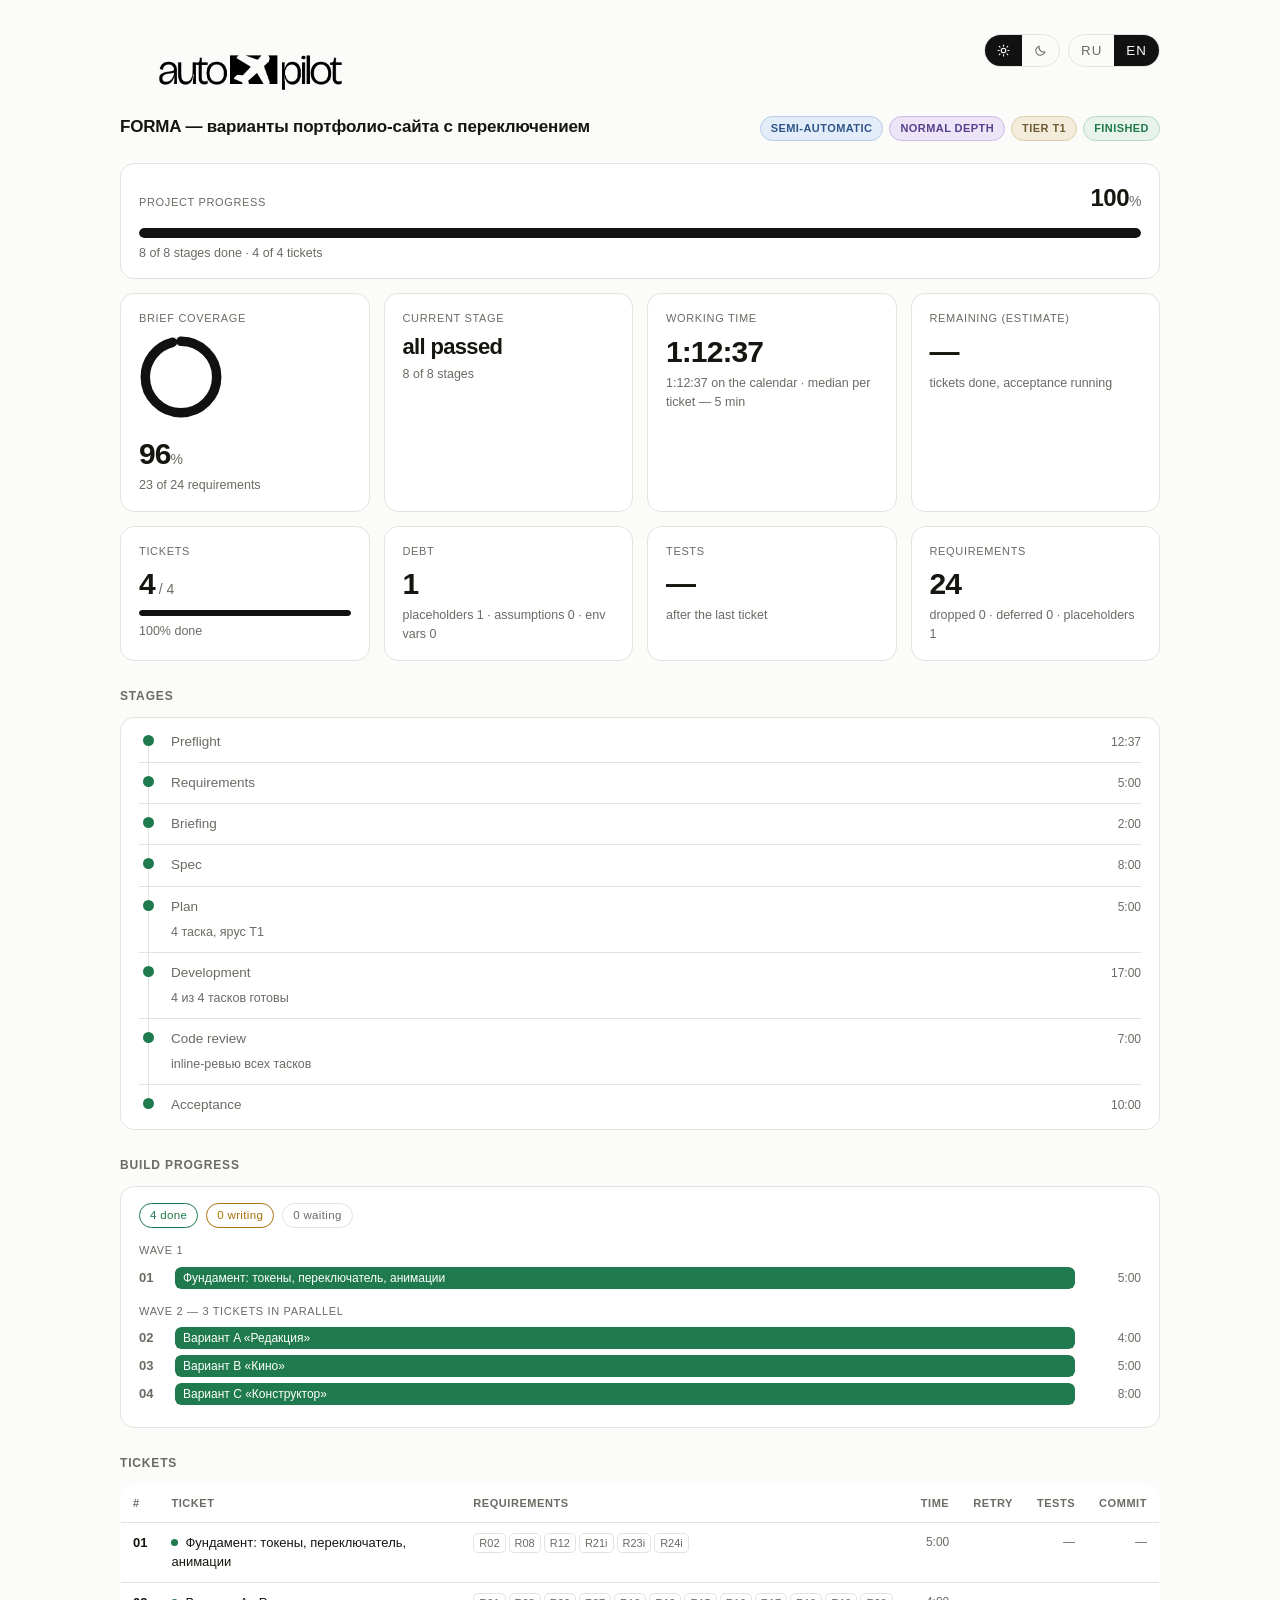
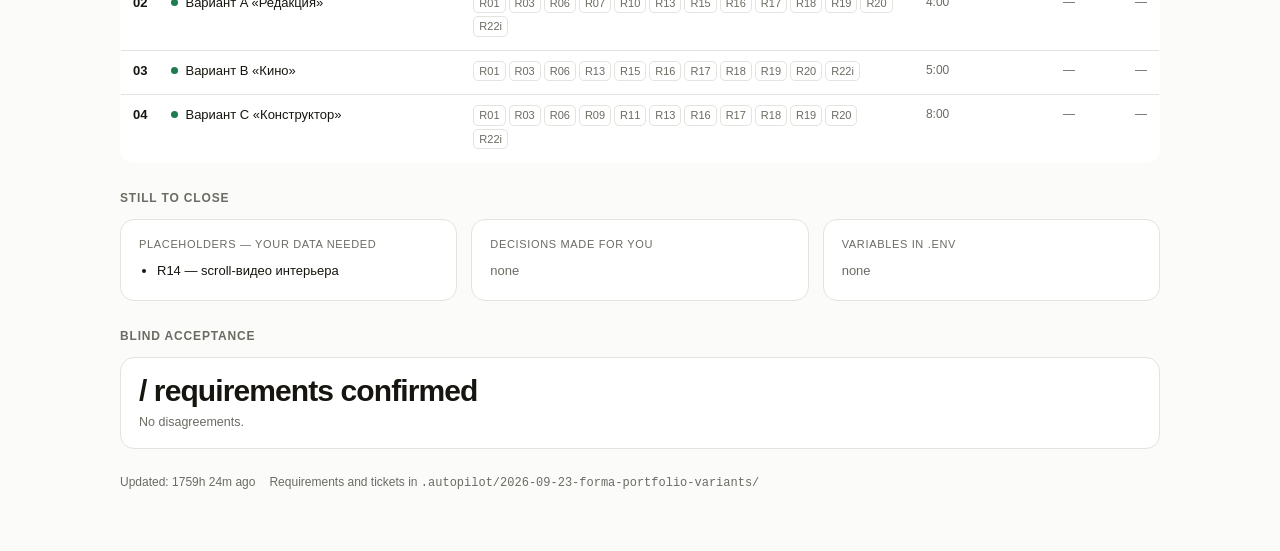
<file: .autopilot/dashboard.html>
<!doctype html>
<html lang="ru">
<head>
<meta charset="utf-8">
<meta name="viewport" content="width=device-width, initial-scale=1">
<title>autopilot</title>
<style>
  :root, :root[data-theme="light"]{
    --bg:#fbfbfa; --panel:#fff; --ink:#16150f; --dim:#6b6a63; --line:#e4e3dd;
    --accent:#111; --ok:#1f7a4d; --warn:#a8700a; --bad:#b3352b; --ghost:#eeede8; --info:#2f6690;
    --fix:#6f4a9e;
    --radius:14px; --logo-light:block; --logo-dark:none; --glow:rgba(168,112,10,.38);
  }
  @media (prefers-color-scheme:dark){
    :root:not([data-theme]){
      --bg:#141412; --panel:#1c1c19; --ink:#f2f1ea; --dim:#918f86; --line:#2e2e29;
      --accent:#f2f1ea; --ok:#4bbd84; --warn:#d9a341; --bad:#e0685c; --ghost:#262622; --info:#7aa8d4;
      --fix:#b18ad9;
      --glow:rgba(217,163,65,.45);
      --logo-light:none; --logo-dark:block;
    }
  }
  :root[data-theme="dark"]{
    --bg:#141412; --panel:#1c1c19; --ink:#f2f1ea; --dim:#918f86; --line:#2e2e29;
    --accent:#f2f1ea; --ok:#4bbd84; --warn:#d9a341; --bad:#e0685c; --ghost:#262622; --info:#7aa8d4;
    --fix:#b18ad9;
    --logo-light:none; --logo-dark:block;
  }
  *{box-sizing:border-box}
  body{margin:0;background:var(--bg);color:var(--ink);
    font:15px/1.5 ui-sans-serif,-apple-system,"Segoe UI",Roboto,"Helvetica Neue",sans-serif;
    -webkit-font-smoothing:antialiased;padding:34px 20px 60px}
  .wrap{max-width:1040px;margin:0 auto;min-width:0}
  /* wrap на .top: в узкой панели переключатели уходят на вторую строку, а не за край */
  .top{display:flex;align-items:flex-start;gap:16px;margin-bottom:8px;flex-wrap:wrap}
  .logo{height:clamp(44px,7vw,72px);width:auto;max-width:64vw}
  .logo.l{display:var(--logo-light)} .logo.d{display:var(--logo-dark)}
  .segs{margin-left:auto;display:flex;gap:8px;flex:0 0 auto}
  .seg{display:flex;border:1px solid var(--line);border-radius:999px;overflow:hidden}
  .seg button{appearance:none;border:0;background:transparent;color:var(--dim);cursor:pointer;
    font:600 11px/1 inherit;letter-spacing:.08em;padding:8px 12px;display:flex;align-items:center}
  .seg button:hover{color:var(--ink)}
  .seg button[aria-pressed="true"]{background:var(--accent);color:var(--bg)}
  .seg svg{width:13px;height:13px;display:block}
  header{display:flex;flex-wrap:wrap;gap:12px;align-items:baseline;margin-bottom:22px}
  h1{font-size:17px;font-weight:600;margin:0;letter-spacing:-.01em}
  .badges{margin-left:auto;display:flex;gap:6px;flex-wrap:wrap}
  .badge{font-size:11px;letter-spacing:.04em;text-transform:uppercase;font-weight:600;
    border:1px solid var(--bd,var(--line));border-radius:999px;padding:3px 10px;
    color:var(--fg,var(--dim));background:var(--bbg,transparent)}
  /* режим — синяя семья, насыщенность растёт с автономией */
  .b-mode-1{--bbg:#eff4fb;--bd:#cfdcef;--fg:#4a6d9e}
  .b-mode-2{--bbg:#e9f0fa;--bd:#c3d4eb;--fg:#3d6293}
  .b-mode-3{--bbg:#e3ecf9;--bd:#b6cce8;--fg:#2f5688}
  .b-mode-4{--bbg:#d6e3f6;--bd:#9dbbe0;--fg:#1f4374}
  /* глубина — фиолетовая семья */
  .b-depth-1{--bbg:#f4f0fa;--bd:#ddd2ee;--fg:#6b559b}
  .b-depth-2{--bbg:#ece5f7;--bd:#cbbbe6;--fg:#573f8b}
  .b-depth-3{--bbg:#e2d8f3;--bd:#b8a3dd;--fg:#452f78}
  /* ярус — охра, насыщенность растёт с объёмом работы */
  .b-tier-0{--bbg:#f7f3e8;--bd:#e5dbc3;--fg:#7d6b45}
  .b-tier-1{--bbg:#f3ecdb;--bd:#dbcda9;--fg:#6e5c34}
  .b-tier-2{--bbg:#eee4cb;--bd:#cfbc8d;--fg:#5f4d26}
  .b-tier-3{--bbg:#e8dbb9;--bd:#c2ab72;--fg:#50401b}
  .b-done{--bbg:#e8f3ec;--bd:#b6d9c4;--fg:#1f7a4d}
  @media (prefers-color-scheme:dark){
    :root:not([data-theme]) .b-mode-1{--bbg:#1a2333;--bd:#2a3a52;--fg:#9cbbe6}
    :root:not([data-theme]) .b-mode-2{--bbg:#1b263a;--bd:#2e405e;--fg:#a5c3ec}
    :root:not([data-theme]) .b-mode-3{--bbg:#1c2942;--bd:#31466a;--fg:#aecbf2}
    :root:not([data-theme]) .b-mode-4{--bbg:#1f2f4f;--bd:#3a5482;--fg:#c0d8fb}
    :root:not([data-theme]) .b-depth-1{--bbg:#221d32;--bd:#372e4f;--fg:#b8a6e0}
    :root:not([data-theme]) .b-depth-2{--bbg:#26203b;--bd:#40345c;--fg:#c5b3ec}
    :root:not([data-theme]) .b-depth-3{--bbg:#2b2346;--bd:#4b3b6c;--fg:#d3c2f7}
    :root:not([data-theme]) .b-tier-0{--bbg:#26221a;--bd:#3b3527;--fg:#cbb98d}
    :root:not([data-theme]) .b-tier-1{--bbg:#2a2519;--bd:#443b26;--fg:#d6c393}
    :root:not([data-theme]) .b-tier-2{--bbg:#2f2917;--bd:#4e4227;--fg:#e2cd97}
    :root:not([data-theme]) .b-tier-3{--bbg:#352d16;--bd:#58492a;--fg:#edd79c}
    :root:not([data-theme]) .b-done{--bbg:#16281f;--bd:#26432f;--fg:#4bbd84}
  }
  :root[data-theme="dark"] .b-mode-1{--bbg:#1a2333;--bd:#2a3a52;--fg:#9cbbe6}
  :root[data-theme="dark"] .b-mode-2{--bbg:#1b263a;--bd:#2e405e;--fg:#a5c3ec}
  :root[data-theme="dark"] .b-mode-3{--bbg:#1c2942;--bd:#31466a;--fg:#aecbf2}
  :root[data-theme="dark"] .b-mode-4{--bbg:#1f2f4f;--bd:#3a5482;--fg:#c0d8fb}
  :root[data-theme="dark"] .b-depth-1{--bbg:#221d32;--bd:#372e4f;--fg:#b8a6e0}
  :root[data-theme="dark"] .b-depth-2{--bbg:#26203b;--bd:#40345c;--fg:#c5b3ec}
  :root[data-theme="dark"] .b-depth-3{--bbg:#2b2346;--bd:#4b3b6c;--fg:#d3c2f7}
  :root[data-theme="dark"] .b-tier-0{--bbg:#26221a;--bd:#3b3527;--fg:#cbb98d}
  :root[data-theme="dark"] .b-tier-1{--bbg:#2a2519;--bd:#443b26;--fg:#d6c393}
  :root[data-theme="dark"] .b-tier-2{--bbg:#2f2917;--bd:#4e4227;--fg:#e2cd97}
  :root[data-theme="dark"] .b-tier-3{--bbg:#352d16;--bd:#58492a;--fg:#edd79c}
  :root[data-theme="dark"] .b-done{--bbg:#16281f;--bd:#26432f;--fg:#4bbd84}
  /* minmax(min(Npx,100%)): в колонке уже 200px карточка сжимается, а не вылезает за край */
  .grid{display:grid;gap:14px;grid-template-columns:repeat(auto-fit,minmax(min(200px,100%),1fr));margin-bottom:14px}
  /* ряды показателей: четыре карточки в строку держатся дольше, чем списки долга */
  .grid.m{grid-template-columns:repeat(auto-fit,minmax(min(168px,100%),1fr))}
  .card{background:var(--panel);border:1px solid var(--line);border-radius:var(--radius);padding:16px 18px;min-width:0}
  .k{font-size:11px;letter-spacing:.06em;text-transform:uppercase;color:var(--dim);margin-bottom:8px}
  /* длинное значение («1 ч 05 мин … 2 ч 10 мин», «Спецификация») переносится, а не режется */
  .v{font-size:30px;font-weight:650;letter-spacing:-.03em;line-height:1.1;font-variant-numeric:tabular-nums;
    overflow-wrap:anywhere}
  .v.stage{font-size:clamp(17px,4.4vw,22px)}
  .v small{font-size:14px;font-weight:500;color:var(--dim);letter-spacing:0}
  .sub{font-size:12.5px;color:var(--dim);margin-top:6px;overflow-wrap:anywhere}
  .hero{display:flex;gap:18px;align-items:center;flex-wrap:wrap}
  .hero>div{min-width:0}
  .ring{flex:0 0 84px}
  .bar{height:6px;background:var(--ghost);border-radius:99px;overflow:hidden;margin-top:10px}
  .bar i{display:block;height:100%;background:var(--accent);border-radius:99px;transition:width .3s ease}
  .bar.lg{height:10px;margin-top:12px}
  /* общий прогресс: этапы по весам, внутри разработки — доля готовых тасков */
  .overall{background:var(--panel);border:1px solid var(--line);border-radius:var(--radius);
    padding:16px 18px;margin-bottom:14px}
  .overall-head{display:flex;justify-content:space-between;align-items:baseline;gap:10px;
    font-size:11px;letter-spacing:.06em;text-transform:uppercase;color:var(--dim)}
  .overall-head b{font-size:24px;font-weight:650;letter-spacing:-.02em;text-transform:none;
    color:var(--ink);font-variant-numeric:tabular-nums}
  .overall-head b small{font-size:14px;font-weight:500;color:var(--dim)}
  h2{font-size:12px;letter-spacing:.07em;text-transform:uppercase;color:var(--dim);
    margin:26px 0 12px;font-weight:600}
  .tl{background:var(--panel);border:1px solid var(--line);border-radius:var(--radius);padding:16px 18px;min-width:0}
  /* сводка по таскам — ответ на «где разработка» до того, как всматриваешься в полосы */
  .tlsum{display:flex;gap:8px;flex-wrap:wrap;margin-bottom:12px}
  .chip{font-size:11.5px;letter-spacing:.03em;border:1px solid var(--line);border-radius:999px;
    padding:3px 10px;color:var(--dim);font-variant-numeric:tabular-nums}
  .chip.ok{border-color:var(--ok);color:var(--ok)}
  .chip.run{border-color:var(--warn);color:var(--warn)}
  .chip.info{border-color:var(--info);color:var(--info)}
  .chip.bad{border-color:var(--bad);color:var(--bad)}
  .chip.fix{border-color:var(--fix);color:var(--fix)}
  /* фаза таска прямо на плашке: «ревью» и «ремонт» — состояния, которых до
     этого не существовало, и по одному цвету их не различить */
  .fill .nm{overflow:hidden;text-overflow:ellipsis;min-width:0}
  .fill .ph{margin-left:8px;font-size:10.5px;letter-spacing:.05em;text-transform:uppercase;
    opacity:.85;border:1px solid rgba(255,255,255,.5);border-radius:999px;padding:1px 6px;flex:none}
  .tlnow{font-size:13px;margin:-4px 0 12px;overflow-wrap:anywhere}
  .tlnow .lbl{color:var(--dim)}
  .tlnow b{font-weight:650;font-variant-numeric:tabular-nums}
  .tlnow .nowclock{color:var(--warn);font-variant-numeric:tabular-nums}
  .wave{font-size:11px;letter-spacing:.06em;text-transform:uppercase;color:var(--dim);margin:14px 0 8px}
  .wave:first-child{margin-top:0}
  /* minmax(0,1fr), а не 1fr: у 1fr пол — min-content, и длинное имя таска раздвигает сетку шире экрана */
  .row{display:grid;grid-template-columns:26px minmax(0,1fr) 56px;gap:10px;align-items:center;margin-bottom:6px;font-size:13px}
  .row b{font-weight:600;font-variant-numeric:tabular-nums;color:var(--dim)}
  .row.now b{color:var(--ink)}
  .track{background:var(--ghost);border-radius:6px;height:22px;position:relative;overflow:hidden;min-width:0}
  .fill{position:absolute;inset:0 auto 0 0;border-radius:6px;display:flex;align-items:center;
    padding:0 8px;white-space:nowrap;font-size:12px;color:#fff;overflow:hidden}
  /* ждущий таск — пустой контур, а не залитая дорожка: плашка теперь во всю
     ширину, и без этого «ждёт» выглядело бы как ещё одно состояние заливки */
  .row.wait .track{background:transparent;border:1px dashed var(--line)}
  .fill.pend{background:transparent;border:0;color:var(--dim)}
  /* «в работе» должно читаться как живое, а не как исчезающее: раньше плашка
     гасла до opacity .3 вместе с названием таска. Теперь дышит свечение вокруг
     дорожки и яркость плашки, текст остаётся читаемым всё время. */
  .row.now .track{animation:trackGlow 1.9s ease-in-out infinite}
  /* блик бежит по плашке идущего таска — движение без ложного процента */
  .fill.active::after{content:'';position:absolute;inset:0;
    background:linear-gradient(90deg,transparent 0,rgba(255,255,255,.30) 50%,transparent 100%);
    transform:translateX(-100%);animation:sheen 1.9s ease-in-out infinite}
  .mins{text-align:right;font-variant-numeric:tabular-nums;color:var(--dim);font-size:12px}
  /* этапы — вертикальная лента с рельсом */
  .stages{background:var(--panel);border:1px solid var(--line);border-radius:var(--radius);padding:4px 18px;min-width:0}
  .st{display:grid;grid-template-columns:20px minmax(0,1fr) auto;gap:12px;align-items:start;
    padding:10px 0;border-bottom:1px solid var(--line)}
  .st:last-child{border-bottom:0}
  .st .rail{position:relative;align-self:stretch;min-height:18px}
  .st .rail::before{content:"";position:absolute;left:9px;top:-10px;bottom:-10px;width:1px;background:var(--line)}
  .st:first-child .rail::before{top:9px}
  .st:last-child .rail::before{bottom:calc(100% - 9px)}
  .st .rail i{position:absolute;left:4px;top:3px;width:11px;height:11px;border-radius:99px;
    box-sizing:border-box;border:2px solid var(--line);background:var(--panel)}
  .st.done .rail i{background:var(--ok);border-color:var(--ok)}
  .st.active .rail i{background:var(--warn);border-color:var(--warn);animation:pulse 1.6s ease-in-out infinite}
  .st.failed .rail i{background:var(--bad);border-color:var(--bad)}
  .st.skipped .rail i{border-style:dashed;background:var(--panel)}
  .st>div{min-width:0}
  .st .nm{font-size:13.5px;overflow-wrap:anywhere}
  .st.active .nm{font-weight:650}
  .st.done .nm,.st.skipped .nm{color:var(--dim)}
  .st .mins{padding-top:1px}
  @keyframes trackGlow{
    0%,100%{box-shadow:0 0 0 0 var(--glow)}
    50%{box-shadow:0 0 0 4px transparent}
  }
  @keyframes sheen{to{transform:translateX(100%)}}
  /* у кого выключена анимация в системе — просто статичная подсветка */
  @media (prefers-reduced-motion:reduce){
    .row.now .track{animation:none;box-shadow:0 0 0 3px var(--glow)}
    .fill.active::after{animation:none;background:none}
  }
  .note{background:var(--panel);border:1px solid var(--line);border-radius:var(--radius);
    padding:14px 18px;font-size:13px;color:var(--dim)}
  .note b{color:var(--ink);font-weight:600}
  .stale{color:var(--warn)}
  /* Часы, остановленные простоем: цифры гаснут, чтобы стоящий таймер не читался как поломка. */
  .paused{opacity:.5}
  table{width:100%;border-collapse:collapse;font-size:13px;background:var(--panel);
    border:1px solid var(--line);border-radius:var(--radius);overflow:hidden}
  th{text-align:left;font-size:11px;letter-spacing:.05em;text-transform:uppercase;color:var(--dim);
    font-weight:600;padding:10px 12px;border-bottom:1px solid var(--line)}
  td{padding:10px 12px;border-bottom:1px solid var(--line);vertical-align:top}
  tr:last-child td{border-bottom:0}
  .dot{display:inline-block;width:7px;height:7px;border-radius:99px;margin-right:7px;vertical-align:1px}
  .tag{display:inline-block;font-size:11px;border:1px solid var(--line);border-radius:5px;
    padding:1px 5px;margin:0 3px 3px 0;color:var(--dim);font-variant-numeric:tabular-nums}
  ul.debt{margin:0;padding-left:18px}
  ul.debt li{margin-bottom:4px;font-size:13px}
  .empty{color:var(--dim);font-size:13px}
  footer{margin-top:24px;font-size:12px;color:var(--dim);display:flex;gap:14px;flex-wrap:wrap}
  footer code{overflow-wrap:anywhere}
  .scroll{overflow-x:auto}
  /* таблица тасков скроллится внутри своей рамки, а не сминает семь колонок в кашу */
  .scroll table{min-width:560px}
  /* узкая раскладка: встроенная панель IDE, боковая колонка, телефон */
  @media (max-width:460px){
    body{padding:20px 12px 44px}
    .top{gap:10px}
    header{gap:8px;margin-bottom:16px}
    h1{font-size:15px}
    h2{margin:20px 0 10px}
    .card,.overall,.tl,.note{padding:13px 14px}
    .stages{padding:2px 14px}
    .v{font-size:25px}
    .overall-head b{font-size:21px}
    .ring{flex:0 0 68px;width:68px;height:68px}
    .hero{gap:12px}
    .row{grid-template-columns:24px 1fr 48px;gap:8px}
    .st{grid-template-columns:18px 1fr auto;gap:9px}
    .badges{margin-left:0}
    .segs{margin-left:0}
    /* семь колонок в узкую панель не влезают ни при каком min-width, поэтому здесь
       таблица перестаёт требовать ширину, а второстепенные колонки уходят:
       требования, повторы и коммит есть в файлах, а «что и сколько идёт» — нет */
    .scroll table{min-width:0}
    th:nth-child(3),td:nth-child(3),
    th:nth-child(5),td:nth-child(5),
    th:nth-child(7),td:nth-child(7){display:none}
    /* переносится только название таска: заголовки и числа рвать по буквам нельзя */
    th,td{padding:9px 8px;white-space:nowrap}
    td:nth-child(2){white-space:normal;overflow-wrap:anywhere}
  }
</style>
</head>
<body>
<div class="wrap" id="app"></div>

<!-- Состояние приходит двумя путями, и порядок этих двух тегов — весь смысл.
     Сначала снимок, вписанный внутрь страницы: он есть всегда, поэтому дашборд
     показывает данные, чем бы его ни открыли — двойным кликом, панелью через
     data:, с мёртвым сервером, через месяц после прогона. Потом файл рядом: он
     перекрывает снимок там, где у страницы есть адрес, и он же подгружается
     заново каждые десять секунд, чтобы часы шли без перезагрузки.
     Разойтись в противоположные стороны им нечем: файл пишется на каждой
     правке, снимок — на каждом вызове .autopilot/sync.py, и он же вписывает
     файл в страницу, так что снимок либо равен файлу, либо старше его.
     Между маркерами правит только sync.py; руками — никогда. -->
<script>/*STATE-BEGIN*/window.STATE={"slug": "forma-portfolio-variants", "dir": "2026-09-23-forma-portfolio-variants", "title": "FORMA — варианты портфолио-сайта с переключением", "mode": "semi", "depth": "normal", "polish": null, "tier": "T1", "briefFile": "2026-09-23-brief.md", "memoryFile": "AGENTS.md", "skillDir": "/d/CLAUDE/.claude/skills/autopilot", "startedAt": "2026-09-23T00:02:23+05:00", "updatedAt": "2026-09-23T01:15:00+05:00", "finishedAt": "2026-09-23T01:15:00+05:00", "stages": [{"id": "preflight", "status": "done", "startedAt": "2026-09-23T00:02:23+05:00", "finishedAt": "2026-09-23T00:15:00+05:00"}, {"id": "manifest", "status": "done", "startedAt": "2026-09-23T00:15:00+05:00", "finishedAt": "2026-09-23T00:20:00+05:00"}, {"id": "briefing", "status": "done", "startedAt": "2026-09-23T00:20:00+05:00", "finishedAt": "2026-09-23T00:22:00+05:00"}, {"id": "spec", "status": "done", "startedAt": "2026-09-23T00:22:00+05:00", "finishedAt": "2026-09-23T00:30:00+05:00"}, {"id": "plan", "status": "done", "startedAt": "2026-09-23T00:30:00+05:00", "finishedAt": "2026-09-23T00:35:00+05:00", "note": "4 таска, ярус T1"}, {"id": "build", "status": "done", "startedAt": "2026-09-23T00:35:00+05:00", "finishedAt": "2026-09-23T00:52:00+05:00", "note": "4 из 4 тасков готовы"}, {"id": "review", "status": "done", "startedAt": "2026-09-23T00:45:00+05:00", "finishedAt": "2026-09-23T00:52:00+05:00", "note": "inline-ревью всех тасков"}, {"id": "final", "status": "done", "startedAt": "2026-09-23T01:05:00+05:00", "finishedAt": "2026-09-23T01:15:00+05:00"}], "requirements": {"total": 24, "done": 23, "inTicket": 0, "inSpec": 0, "placeholder": 1, "deferred": 0, "dropped": 0}, "tickets": [{"id": "01", "title": "Фундамент: токены, переключатель, анимации", "requirements": ["R02", "R08", "R12", "R21i", "R23i", "R24i"], "blockedBy": [], "wave": 1, "zone": ["styles/", "scripts/"], "status": "done", "startedAt": "2026-09-23T00:40:00+05:00", "finishedAt": "2026-09-23T00:45:00+05:00", "retries": 0, "repairs": 0, "handoffs": 0}, {"id": "02", "title": "Вариант A «Редакция»", "requirements": ["R01", "R03", "R06", "R07", "R10", "R13", "R15", "R16", "R17", "R18", "R19", "R20", "R22i"], "blockedBy": ["01"], "wave": 2, "zone": ["variant-a.html", "styles/variant-a.css"], "status": "done", "startedAt": "2026-09-23T00:44:00+05:00", "finishedAt": "2026-09-23T00:48:00+05:00", "retries": 0, "repairs": 0, "handoffs": 0}, {"id": "03", "title": "Вариант B «Кино»", "requirements": ["R01", "R03", "R06", "R13", "R15", "R16", "R17", "R18", "R19", "R20", "R22i"], "blockedBy": ["01"], "wave": 2, "zone": ["variant-b.html", "styles/variant-b.css"], "status": "done", "startedAt": "2026-09-23T00:44:00+05:00", "finishedAt": "2026-09-23T00:49:00+05:00", "retries": 0, "repairs": 0, "handoffs": 0}, {"id": "04", "title": "Вариант C «Конструктор»", "requirements": ["R01", "R03", "R06", "R09", "R11", "R13", "R16", "R17", "R18", "R19", "R20", "R22i"], "blockedBy": ["01"], "wave": 2, "zone": ["variant-c.html", "styles/variant-c.css"], "status": "done", "startedAt": "2026-09-23T00:44:00+05:00", "finishedAt": "2026-09-23T00:52:00+05:00", "retries": 0, "repairs": 0, "handoffs": 0}], "singlePass": null, "tests": null, "debt": {"placeholders": ["R14 — scroll-видео интерьера"], "assumptions": [], "emptyEnv": []}, "additions": [], "coverage": {"findings": 3, "missing": 0, "halfCovered": 1, "extra": 2, "fixed": 3}, "concerns": [{"ticket": "02", "file": "variant-a.html", "finding": "tight-leading — line-height ниже 1.3x (Impeccable)", "verdict": "report"}, {"ticket": "02", "file": "variant-a.html", "finding": "cramped-padding — текст слишком близко к краю контейнера (Impeccable, 2 места)", "verdict": "fix-now"}, {"ticket": "03", "file": "variant-b.html", "finding": "hero-canvas как div вместо canvas — Three.js монтирует свой canvas внутрь контейнера", "verdict": "drop", "reason": "by design — Three.js монтирует свой canvas в div-контейнер"}, {"ticket": "03", "file": "variant-b.html", "finding": "cramped-padding — текст близко к краю контейнера (Impeccable)", "verdict": "fix-now"}, {"ticket": "03", "file": "variant-b.html", "finding": "pulsing-dot — декоративный пульс на hero-выноске без live-данных (Impeccable)", "verdict": "drop", "reason": "декоративный элемент, дело вкуса"}, {"ticket": "04", "file": "variant-c.html", "finding": "side-tab — толстая боковая граница на карточках (Impeccable, 2 места)", "verdict": "report"}, {"ticket": "04", "file": "variant-c.html", "finding": "cramped-padding — текст близко к краю контейнера (Impeccable, 3 места)", "verdict": "fix-now"}], "reviewers": {"manifestSpec": null, "craft": null}, "blind": {"ranAt": "2026-09-23T01:10:00+05:00", "total": 16, "done": 15, "partial": 1, "missing": 0, "notes": "R13 (hero scroll trigger) отмечен как частично: шейдер анимируется по времени, а не по скроллу. Однако scroll-trigger анимации контента (reveal/callouts) работают. R14 — placeholder (ожидаемо, видео нет). Расхождений с манифестом нет."}};/*STATE-END*/</script>
<script src="state.js"></script>

<script>
const MODE_CLS  = {manual:'b-mode-1', interview:'b-mode-2', semi:'b-mode-3', full:'b-mode-4'};
const DEPTH_CLS = {strict:'b-depth-1', normal:'b-depth-2', deep:'b-depth-3'};
const TIER_CLS  = {T0:'b-tier-0', T1:'b-tier-1', T2:'b-tier-2', T3:'b-tier-3'};

// Полный цикл сборки. state.js может прислать меньше — недостающие показываем как pending.
const STAGE_IDS = ['preflight','manifest','briefing','spec','plan','build','review','final'];

const POLL_MS = 10000;

const SUN  = '<svg viewBox="0 0 24 24" fill="none" stroke="currentColor" stroke-width="2" stroke-linecap="round"><circle cx="12" cy="12" r="4.2"/><path d="M12 2v2M12 20v2M4.2 4.2l1.4 1.4M18.4 18.4l1.4 1.4M2 12h2M20 12h2M4.2 19.8l1.4-1.4M18.4 5.6l1.4-1.4"/></svg>';
const MOON = '<svg viewBox="0 0 24 24" fill="none" stroke="currentColor" stroke-width="2" stroke-linecap="round" stroke-linejoin="round"><path d="M20 14.5A8.5 8.5 0 0 1 9.5 4a8.5 8.5 0 1 0 10.5 10.5z"/></svg>';
const SYNC = '<svg viewBox="0 0 24 24" fill="none" stroke="currentColor" stroke-width="2" stroke-linecap="round" stroke-linejoin="round"><path d="M21 12a9 9 0 1 1-2.64-6.36"/><path d="M21 3v6h-6"/></svg>';

const systemDark = () => {
  try { return matchMedia('(prefers-color-scheme: dark)').matches; } catch(e) { return false; }
};
const storedTheme = () => {
  try { return localStorage.getItem('autopilot-theme'); } catch(e) { return null; }
};
// Явный выбор пользователя перевешивает системную тему; до первого клика — системная.
function effectiveTheme(){
  return storedTheme() || (systemDark() ? 'dark' : 'light');
}
function applyTheme(t){
  if (t) document.documentElement.setAttribute('data-theme', t);
  else document.documentElement.removeAttribute('data-theme');
}

const LOGO_LIGHT = "[data-uri]";
const LOGO_DARK  = "[data-uri]";

const plural = (n, one, few, many) => {
  const a = Math.abs(n) % 10, b = Math.abs(n) % 100;
  if (a === 1 && b !== 11) return one;
  if (a >= 2 && a <= 4 && (b < 12 || b > 14)) return few;
  return many;
};

const I18N = {
  ru:{lang:"ru",coverage:"Покрытие брифа",ofReq:(a,b)=>`${a} из ${b} требований`,
    overall:"Прогресс проекта",overallStages:(a,b)=>`${a} из ${b} этапов пройдено`,
    overallTickets:(a,b)=>`${a} из ${b} тасков`,
    tickets:"Таски",ticketsDone:p=>`${p}% готово`,retries:n=>` · ${n} повтор.`,
    elapsed:"В работе",median:m=>`медиана на таск — ${m} мин`,tooEarly:"рано считать",
    calendar:c=>`календарных ${c}`,paused:"пауза — часы стоят",
    left:"Осталось (оценка)",needTwo:"нужно 2+ готовых таска",
    critpath:n=>`критический путь: ${n} ${plural(n,'таск','таска','тасков')} в цепочке`,
    stagesTitle:"Этапы",stage:"Этап сейчас",stageOf:(a,b)=>`${a} из ${b} этапов`,
    stages:{preflight:"Подготовка",manifest:"Требования",briefing:"Брифинг",spec:"Спецификация",
      plan:"План",build:"Разработка",review:"Код-ревью",final:"Приёмка"},
    skipped:"пропущен",notStarted:"не начат",allDone:"всё пройдено",
    noTicketsTier:"без разбивки",notCut:"таски ещё не нарезаны",
    t0note:(n)=>`Ярус T0 — собрано за один заход, без разбивки на таски.${n?' '+n:''}`,
    t0files:n=>`Файлов: ${n}.`,noEta:"ярус T0 — оценка не нужна",wrapUp:"таски готовы, идёт приёмка",
    auto:"Автообновление",autoOn:"Автообновление включено",autoOff:"Автообновление выключено",
    agoSec:s=>`${s} сек назад`,agoMin:m=>`${m} мин назад`,agoHr:(h,m)=>`${h} ч ${m} мин назад`,
    debt:"Долг",debtSub:(a,b,c)=>`заглушки ${a} · допущения ${b} · переменные ${c}`,
    tests:"Тесты",testsSub:"после последнего таска",testsSubOne:"последний полный прогон",failed:n=>`${n} упало`,
    buildTook:d=>`разработка заняла ${d}`,
    reqs:"Требования",reqsSub:(d,f,p)=>`снято ${d} · отложено ${f} · заглушки ${p}`,
    progress:"Ход сборки",
    wave:(n,c)=>c>1?`Волна ${n} — ${c} ${plural(c,'таск','таска','тасков')} параллельно`:`Волна ${n}`,
    chipDone:n=>`готово ${n}`,chipRun:n=>`пишутся ${n}`,chipWait:n=>`ждут ${n}`,chipFailed:n=>`упало ${n}`,
    chipReview:n=>`на ревью ${n}`,chipRepair:n=>`в ремонте ${n}`,
    phase:{'in-progress':"пишется",review:"ревью",repair:"ремонт"},
    nowLbl:"Сейчас:",nowIdle:"Ни один таск не запущен.",
    noTickets:"Тасков пока нет — идёт подготовка.",
    tblTickets:"Таски",thN:"#",thTitle:"Таск",thReq:"Требования",thTime:"Время",thRetry:"Повт.",
    thTests:"Тесты",thCommit:"Коммит",tblEmpty:"пока пусто",
    toClose:"Что осталось закрыть",placeholders:"Заглушки — нужны твои данные",
    assumptions:"Решения, принятые за тебя",envVars:"Переменные в .env",
    additions:"Добавлено сверх заказанного",none:"пусто",
    blind:"Слепая приёмка",blindOk:"Расхождений нет.",blindBad:"Расхождения:",
    blindV:(m,c)=>`${m} / ${c} требований подтверждено`,
    updated:"Обновлено",filesIn:"Требования и таски — в",
    modes:{full:"полный автомат",semi:"полуавтомат",interview:"интервью",manual:"ручной"},
    depths:{strict:"строго по брифу",normal:"обычная глубина",deep:"максимальная глубина"},
    tier:t=>`ярус ${t}`,finished:"завершено",min:"мин",hr:"ч",m:"м",
    langLabel:"Язык",themeLabel:"Тема",themeLight:"Светлая тема",themeDark:"Тёмная тема"},
  en:{lang:"en",coverage:"Brief coverage",ofReq:(a,b)=>`${a} of ${b} requirements`,
    overall:"Project progress",overallStages:(a,b)=>`${a} of ${b} stages done`,
    overallTickets:(a,b)=>`${a} of ${b} tickets`,
    tickets:"Tickets",ticketsDone:p=>`${p}% done`,retries:n=>` · ${n} retries`,
    elapsed:"Working time",median:m=>`median per ticket — ${m} min`,tooEarly:"too early to tell",
    calendar:c=>`${c} on the calendar`,paused:"paused — the clock is stopped",
    left:"Remaining (estimate)",critpath:n=>`critical path: ${n} tickets deep`,needTwo:"needs 2+ finished tickets",
    stagesTitle:"Stages",stage:"Current stage",stageOf:(a,b)=>`${a} of ${b} stages`,
    stages:{preflight:"Preflight",manifest:"Requirements",briefing:"Briefing",spec:"Spec",
      plan:"Plan",build:"Development",review:"Code review",final:"Acceptance"},
    skipped:"skipped",notStarted:"not started",allDone:"all passed",
    noTicketsTier:"no split",notCut:"tickets not cut yet",
    t0note:(n)=>`Tier T0 — built in a single pass, no tickets.${n?' '+n:''}`,
    t0files:n=>`Files: ${n}.`,noEta:"tier T0 — no estimate needed",wrapUp:"tickets done, acceptance running",
    auto:"Auto-refresh",autoOn:"Auto-refresh on",autoOff:"Auto-refresh off",
    agoSec:s=>`${s}s ago`,agoMin:m=>`${m} min ago`,agoHr:(h,m)=>`${h}h ${m}m ago`,
    debt:"Debt",debtSub:(a,b,c)=>`placeholders ${a} · assumptions ${b} · env vars ${c}`,
    tests:"Tests",testsSub:"after the last ticket",testsSubOne:"last full run",failed:n=>`${n} failed`,
    buildTook:d=>`development took ${d}`,
    reqs:"Requirements",reqsSub:(d,f,p)=>`dropped ${d} · deferred ${f} · placeholders ${p}`,
    progress:"Build progress",
    wave:(n,c)=>c>1?`Wave ${n} — ${c} tickets in parallel`:`Wave ${n}`,
    chipDone:n=>`${n} done`,chipRun:n=>`${n} writing`,chipWait:n=>`${n} waiting`,chipFailed:n=>`${n} failed`,
    chipReview:n=>`${n} in review`,chipRepair:n=>`${n} in repair`,
    phase:{'in-progress':"writing",review:"review",repair:"repair"},
    nowLbl:"Now:",nowIdle:"No ticket is running.",
    noTickets:"No tickets yet — still preparing.",
    tblTickets:"Tickets",thN:"#",thTitle:"Ticket",thReq:"Requirements",thTime:"Time",thRetry:"Retry",
    thTests:"Tests",thCommit:"Commit",tblEmpty:"empty so far",
    toClose:"Still to close",placeholders:"Placeholders — your data needed",
    assumptions:"Decisions made for you",envVars:"Variables in .env",
    additions:"Added beyond the brief",none:"none",
    blind:"Blind acceptance",blindOk:"No disagreements.",blindBad:"Disagreements:",
    blindV:(m,c)=>`${m} / ${c} requirements confirmed`,
    updated:"Updated",filesIn:"Requirements and tickets in",
    modes:{full:"fully automatic",semi:"semi-automatic",interview:"interview",manual:"manual"},
    depths:{strict:"strictly as written",normal:"normal depth",deep:"maximum depth"},
    tier:t=>`tier ${t}`,finished:"finished",min:"min",hr:"h",m:"m",
    langLabel:"Language",themeLabel:"Theme",themeLight:"Light theme",themeDark:"Dark theme"}
};

let CUR = I18N.ru;                 // язык, на котором сейчас отрисовано — нужен тикающим таймерам
let autoOn = true;
try { autoOn = (localStorage.getItem('autopilot-auto') || 'on') !== 'off'; } catch(e) {}
let pollT = null;
let lastStamp = null;              // метка отрисованного состояния — против лишних перерисовок

// ——— живые таймеры ———————————————————————————————————————————————
// Всё время считается из меток state.js. Незакрытый интервал тикает от текущего момента.
const spanMs = (from, to) => {
  const a = from ? new Date(from).getTime() : NaN;
  if (isNaN(a)) return null;
  const b = to ? new Date(to).getTime() : Date.now();
  return Math.max(0, b - a);
};
// ——— активное время ——————————————————————————————————————————————
// Часы прогона показывают работу, а не календарь: ушёл человек на сутки — часы стоят.
// Никаких дополнительных записей для этого не нужно. state.js и так усеян метками —
// старт, стадии, таски, updatedAt, — и промежуток между соседними метками длиннее порога
// это простой, а не работа. Порог тот же, что у «молчания» ниже: сорок пять минут.
// Замерено на реальных прогонах 2026-08-19: между метками работа укладывается в час,
// а простои идут часами и сутками (444 минуты, 4207, 7814), так что грубая обрезка
// ошибается на единицы процентов и при этом не требует от агента ни одной новой правки.
const IDLE_CAP_MS = 2700000;
let MARKS = [];
// `updatedAt` — единственная скользящая метка: агент перезаписывает её, и прошлый пульс
// из файла пропадает. Поэтому страница запоминает каждое значение, которое видела: без
// этого счётчик прыгал назад на величину порога в тот момент, когда агент возвращался
// после простоя (проверено 2026-08-19). Хранится по прогону, переживает перезагрузку.
function rememberBeats(S){
  const key = 'autopilot-beats:' + (S.slug || '') + ':' + (S.startedAt || '');
  try {
    const seen = JSON.parse(localStorage.getItem(key) || '[]');
    if (S.updatedAt && seen.indexOf(S.updatedAt) === -1) {
      seen.push(S.updatedAt);
      localStorage.setItem(key, JSON.stringify(seen.slice(-600)));
    }
    return seen;
  } catch (e) { return []; }
}
function collectMarks(S){
  const out = [];
  const push = v => { const t = v ? new Date(v).getTime() : NaN; if (!isNaN(t)) out.push(t); };
  push(S.startedAt); push(S.updatedAt); push(S.finishedAt);
  (S.beats || []).forEach(push);                    // журнал пульса, если прогон его ведёт
  rememberBeats(S).forEach(push);                   // и то, что страница видела своими глазами
  (S.stages || []).forEach(x => { push(x.startedAt); push(x.finishedAt); });
  (S.tickets || []).forEach(x => { push(x.startedAt); push(x.finishedAt); });
  ((S.polish || {}).rounds || []).forEach(x => push(x.finishedAt));
  return Array.from(new Set(out)).sort((a, b) => a - b);
}
// Сумма промежутков между метками; каждый обрезан по порогу простоя.
function activeMs(from, to){
  const a = from ? new Date(from).getTime() : NaN;
  if (isNaN(a)) return null;
  const b = to ? new Date(to).getTime() : Date.now();
  if (b <= a) return 0;
  const pts = [a].concat(MARKS.filter(t => t > a && t < b), [b]);
  let s = 0;
  for (let i = 1; i < pts.length; i++) s += Math.min(pts[i] - pts[i-1], IDLE_CAP_MS);
  return s;
}
// Стоят ли часы прямо сейчас — то есть тянется ли простой дольше порога.
function idleNow(){
  const S = window.STATE || {};
  if (!S || S.finishedAt) return false;
  const last = MARKS.length ? MARKS[MARKS.length - 1] : null;
  return last != null && Date.now() - last > IDLE_CAP_MS;
}
const fmtClock = ms => {
  if (ms == null) return '—';
  const s = Math.floor(ms/1000), h = Math.floor(s/3600), m = Math.floor((s%3600)/60), ss = s%60;
  const p = n => String(n).padStart(2,'0');
  return h ? `${h}:${p(m)}:${p(ss)}` : `${m}:${p(ss)}`;
};
// Открытый интервал получает data-live — его каждую секунду обновляет tick().
function timerHTML(from, to){
  const ms = activeMs(from, to);
  if (ms == null) return '—';
  return to ? `<span>${fmtClock(ms)}</span>`
            : `<span data-live data-from="${from}">${fmtClock(ms)}</span>`;
}
function agoText(iso){
  const ms = spanMs(iso, null);
  if (ms == null) return '—';
  const s = Math.floor(ms/1000);
  if (s < 60) return CUR.agoSec(s);
  const m = Math.floor(s/60);
  return m < 60 ? CUR.agoMin(m) : CUR.agoHr(Math.floor(m/60), m%60);
}
function tick(){
  const stopped = idleNow();
  document.querySelectorAll('[data-live][data-from]').forEach(el => {
    el.textContent = fmtClock(activeMs(el.dataset.from, null));
    el.classList.toggle('paused', stopped);          // часы стоят — видно, что это не поломка
  });
  document.querySelectorAll('[data-idle-note]').forEach(el => {
    el.hidden = !stopped;
  });
  document.querySelectorAll('[data-ago]').forEach(el => {
    el.textContent = agoText(el.dataset.ago);
    // Молчание — повод присмотреться, но только когда никто не работает.
    // Пока хотя бы один таск идёт, записей внутри него нет по устройству
    // процесса: оркестратор пишет на границах, а таск живёт десятки минут.
    // Порог тогда — не пять минут, а заметно дольше самого долгого таска.
    const S = window.STATE || {};
    const busy = (S.tickets || []).some(t =>
      t.status === 'in-progress' || t.status === 'review' || t.status === 'repair');
    el.classList.toggle('stale', !S.finishedAt
      && spanMs(el.dataset.ago, null) > (busy ? 2700000 : 300000));
  });
}

// ——— автообновление ——————————————————————————————————————————————
// Страница не перезагружается: она подтягивает state.js заново отдельным тегом.
// Так сделано потому, что встроенные панели (Claude Desktop, IDE-вьюверы) глушат
// навигацию — и location.reload(), и <meta http-equiv="refresh"> там молча ничего
// не делают, а вот загрузку подресурсов панель не трогает. Проверено измерением:
// reload и meta refresh не сработали ни разу, подгрузка тега — двенадцать раз из
// двенадцати. Побочная выгода — «обновить» больше не значит «потерять место на
// странице», выделение и позицию прокрутки перерисовка сохраняет.
// Но подресурсы живут только у страницы, у которой есть адрес. Панель Claude не
// открывает file:// как страницу — она вклеивает HTML в data:text/html, а оттуда
// origin равен null: state.js не грузится ни относительным путём, ни абсолютным
// file://, ни через fetch. Поэтому состояние вписано ещё и внутрь страницы: там,
// где адреса нет, дашборд показывает снимок и молчит про обновления вместо того
// чтобы показывать пустой экран. Живое обновление остаётся за http (панель через
// preview_start, обычный браузер) — phases/0-instruments.md.
// Видимость НЕ проверяем: те же панели держат document.hidden === true всё время,
// хотя пользователь смотрит именно туда.
const stampOf = S => (S.updatedAt || '') + '|' + (S.finishedAt || '') + '|' + (S.tickets || []).length;

function applyState(){
  const S = window.STATE;
  if (!S || typeof S !== 'object') return;
  // Перерисовываем только когда состояние действительно сдвинулось: молчаливая
  // перерисовка раз в десять секунд сбрасывала бы выделенный текст ни за что.
  const stamp = stampOf(S);
  if (stamp === lastStamp) return;
  lastStamp = stamp;
  const y = window.scrollY;
  // Упавший рендер не должен убивать страницу: сбрасываем штамп, чтобы следующий
  // круг опроса попробовал заново — иначе исправленный state.js уже не подберётся.
  try { render(CUR.lang); } catch (e) { lastStamp = ''; bootFail(String(e && e.message || e)); }
  window.scrollTo(0, y);
}

function pollState(){
  clearTimeout(pollT);
  if (!autoOn || (window.STATE && window.STATE.finishedAt)) return;
  pollT = setTimeout(() => {
    const s = document.createElement('script');
    // Метка времени в запросе — иначе file:// отдаст скрипт из кеша.
    s.src = 'state.js?t=' + Date.now();
    // Ошибка — обычное дело: файл могли поймать в момент записи. Старое состояние
    // остаётся на экране, следующий круг через десять секунд подберёт целое.
    const next = () => { s.remove(); applyState(); pollState(); };
    s.onload = next;
    s.onerror = next;
    document.head.appendChild(s);
  }, POLL_MS);
}

function render(lang){
  const L = I18N[lang] || I18N.ru;
  CUR = L;
  const S = STATE, T = S.tickets || [], R = S.requirements || {};
  MARKS = collectMarks(S);
  const esc = s => String(s == null ? '' : s).replace(/[&<>"]/g, c => ({'&':'&amp;','<':'&lt;','>':'&gt;','"':'&quot;'}[c]));
  // Таск живёт в трёх активных состояниях, а не в одном: пишется — проверяется —
  // чинится. Ревью и ремонт идут, пока летит следующий таск, поэтому «готово 2 из 8»
  // без них — самый частый вопрос к экрану: «а с третьим-то что».
  const ACTIVE = ['in-progress', 'review', 'repair'];
  const done = T.filter(t => t.status === 'done');
  const writing = T.filter(t => t.status === 'in-progress');
  const inReview = T.filter(t => t.status === 'review');
  const inRepair = T.filter(t => t.status === 'repair');
  const running = T.filter(t => ACTIVE.includes(t.status));
  const failedT = T.filter(t => t.status === 'failed');
  const waiting = T.length - done.length - running.length - failedT.length;
  const live = Math.max(0, (R.total || 0) - (R.dropped || 0));

  const mins = t => (t.startedAt && t.finishedAt)
    ? Math.max(1, Math.round(activeMs(t.startedAt, t.finishedAt) / 60000)) : null;
  const durations = done.map(mins).filter(Boolean).sort((a,b) => a-b);
  const median = durations.length ? durations[Math.floor(durations.length/2)] : null;
  const fmtDur = m => m == null ? '—'
    : m < 60 ? m + ' ' + L.min : Math.floor(m/60) + ' ' + L.hr + ' ' + String(m%60).padStart(2,'0') + ' ' + L.min;

  const byId = Object.fromEntries(T.map(t => [t.id, t]));
  const memo = {};
  function depth(id, seen){
    const t = byId[id];
    if (!t || t.status === 'done') return 0;
    if (memo[id] != null) return memo[id];
    if (seen.has(id)) return 1;
    seen.add(id);
    const d = 1 + Math.max(0, ...(t.blockedBy || []).map(b => depth(b, seen)));
    seen.delete(id);
    return memo[id] = d;
  }
  const cp = Math.max(0, ...T.map(t => depth(t.id, new Set())));

  // Оценка считается в минутах по цепочке, а не «медиана × длина цепочки»: иначе
  // таск, который идёт двадцать седьмую минуту, стоит в оценке как не начатый,
  // и на последнем почти доделанном таске экран пишет «21 … 39 мин».
  const memoMin = {};
  const leftFor = t => {
    if (!t || t.status === 'done') return 0;
    const full = median || 10;
    // код написан — осталась проверка и, может быть, правка по находке
    if (t.status === 'review') return full * 0.2;
    if (t.status === 'repair') return full * 0.5;
    if (t.status === 'in-progress' && t.startedAt) {
      const elapsed = (activeMs(t.startedAt, null) || 0) / 60000;
      return Math.max(1, full - elapsed);          // уже идёт — осталось меньше
    }
    return full;
  };
  function chainMin(id, seen){
    const t = byId[id];
    if (!t || t.status === 'done') return 0;
    if (memoMin[id] != null) return memoMin[id];
    if (seen.has(id)) return leftFor(t);
    seen.add(id);
    const d = leftFor(t) + Math.max(0, ...(t.blockedBy || []).map(b => chainMin(b, seen)));
    seen.delete(id);
    return memoMin[id] = d;
  }
  const cpMin = Math.max(0, ...T.map(t => chainMin(t.id, new Set())));
  const eta = (median && cpMin > 0)
    ? [Math.max(1, Math.round(cpMin*0.75)), Math.max(2, Math.round(cpMin*1.4))] : null;

  // Этапы: канонический порядок, поверх него — то, что прислал state.js.
  const given = Array.isArray(S.stages) ? S.stages.filter(Boolean) : [];
  const stages = STAGE_IDS.map(id => given.find(s => s.id === id) || {id, status:'pending'})
    .concat(given.filter(s => !STAGE_IDS.includes(s.id)));
  const stName = s => L.stages[s.id] || s.id;
  const activeStage = stages.find(s => s.status === 'active');
  const curStage = activeStage || stages.find(s => s.status !== 'done' && s.status !== 'skipped');
  const stageNo = curStage ? stages.indexOf(curStage) + 1 : stages.length;
  const t0 = String(S.tier).toUpperCase() === 'T0';
  const buildStage = stages.find(s => s.id === 'build');
  const buildMs = buildStage && buildStage.startedAt && buildStage.finishedAt
    ? activeMs(buildStage.startedAt, buildStage.finishedAt) : null;

  // Прогресс проекта целиком. Веса — это доли времени, а не «этап = 1/8»: разработка идёт
  // часами, подготовка минуты. Внутри разработки шкала дробится по готовым таскам, поэтому
  // она ползёт с каждым таском, а не стоит на месте полдня и потом прыгает.
  const STAGE_WEIGHT = {preflight:1, manifest:1, briefing:1, spec:2, plan:1, build:6, review:2, final:1};
  const stageFrac = s => {
    if (s.status === 'done' || s.status === 'skipped') return 1;
    if (s.status !== 'active') return 0;                      // pending и failed — ноль
    if (s.id === 'build' && T.length) return Math.max(0.05, done.length / T.length);
    return 0.5;
  };
  const totalW = stages.reduce((a,s) => a + (STAGE_WEIGHT[s.id] ?? 1), 0);
  const overallPct = totalW
    ? Math.round(stages.reduce((a,s) => a + (STAGE_WEIGHT[s.id] ?? 1) * stageFrac(s), 0) / totalW * 100) : 0;
  const stagesDone = stages.filter(s => s.status === 'done' || s.status === 'skipped').length;

  const coverage = live ? Math.round((R.done||0)/live*100) : 0;
  // Таск на ревью уже написан. Считать его нулём — врать в меньшую сторону ровно
  // там, где до разделения статусов врали в большую, помечая код готовым до проверки.
  const ticketPct = T.length
    ? Math.round((done.length + 0.75*(inReview.length + inRepair.length))/T.length*100) : 0;
  const retries = T.reduce((s,t) => s + (t.retries||0), 0);
  const last = done[done.length-1];
  // Полный прогон, если он записан; иначе — тесты последнего захода: таска или T0-сборки.
  const tests = S.tests || (last && last.tests) || (S.singlePass && S.singlePass.tests) || null;
  const debtN = (S.debt?.placeholders?.length||0) + (S.debt?.assumptions?.length||0) + (S.debt?.emptyEnv?.length||0);

  const ring = pct => {
    const r = 34, c = 2*Math.PI*r;
    return `<svg class="ring" viewBox="0 0 80 80" width="84" height="84" aria-hidden="true">
      <circle cx="40" cy="40" r="${r}" fill="none" stroke="var(--ghost)" stroke-width="9"/>
      <circle cx="40" cy="40" r="${r}" fill="none" stroke="var(--accent)" stroke-width="9"
        stroke-linecap="round" stroke-dasharray="${c}" stroke-dashoffset="${c*(1-pct/100)}"
        transform="rotate(-90 40 40)"/></svg>`;
  };
  // Ремонт — не «ещё немного разработки»: таск уже написан, вернулся с ревью и
  // переписывается. Пока он делил цвет с in-progress, различала их только
  // подпись, и волна возвратов на экране читалась как обычная работа.
  const statusColor = s => s === 'done' ? 'var(--ok)' : s === 'failed' ? 'var(--bad)'
    : s === 'review' ? 'var(--info)' : s === 'repair' ? 'var(--fix)'
    : s === 'in-progress' ? 'var(--warn)' : 'var(--line)';

  const waves = [...new Set(T.map(t => t.wave ?? 1))].sort((a,b) => a-b);
  // Полоса показывает СОСТОЯНИЕ, а не долю. Раньше её ширина была длительностью
  // относительно самого долгого таска — и готовый таск на 19 из 28 минут выглядел
  // «сделанным на 68%». Горизонтальная заливка в списке задач читается как прогресс
  // всегда, поэтому: готов — целиком, идёт — целиком со светом и бликом, ждёт —
  // пустой пунктир. Длительность живёт цифрой справа, где её и читают.
  const timeline = T.length ? waves.map(w => {
    const inWave = T.filter(t => (t.wave ?? 1) === w)
      .sort((a,b) => String(a.id).localeCompare(String(b.id), undefined, {numeric:true}));
    const rows = inWave.map(t => {
      const active = ACTIVE.includes(t.status), pend = t.status === 'pending';
      // у не начатого таска часов нет: «0:00» читается как «идёт и стоит на месте»
      const clock = (t.startedAt && !pend) ? timerHTML(t.startedAt, t.finishedAt) : '—';
      // «пишется» — базовый случай и читается по цвету; подписываем то, чего
      // на этом экране раньше не было, иначе ремонт неотличим от разработки
      const ph = (t.status === 'review' || t.status === 'repair') ? (L.phase||{})[t.status] : '';
      return `<div class="row${active?' now':''}${pend?' wait':''}"><b>${esc(t.id)}</b>
        <div class="track"><div class="fill${pend?' pend':''}${active?' active':''}"
          style="width:100%${pend?'':';background:'+statusColor(t.status)}"><span class="nm">${
          esc(t.title)}</span>${ph ? `<em class="ph">${esc(ph)}</em>` : ''}</div></div>
        <div class="mins">${clock}</div></div>`;
    }).join('');
    return `<div class="wave">${L.wave(w, inWave.length)}</div>${rows}`;
  }).join('') : `<div class="empty">${L.noTickets}</div>`;

  // Ревью и ремонт показываем, только когда они есть: шесть чипов в ряд на пятитасковом
  // прогоне читаются хуже, чем четыре, а нули не несут ничего.
  const tlSum = T.length ? `<div class="tlsum">
      <span class="chip ok">${L.chipDone(done.length)}</span>
      <span class="chip run">${L.chipRun(writing.length)}</span>
      ${inReview.length ? `<span class="chip info">${L.chipReview(inReview.length)}</span>` : ''}
      ${inRepair.length ? `<span class="chip fix">${L.chipRepair(inRepair.length)}</span>` : ''}
      <span class="chip">${L.chipWait(Math.max(0, waiting))}</span>
      ${failedT.length ? `<span class="chip bad">${L.chipFailed(failedT.length)}</span>` : ''}
    </div>` : '';
  const tlNow = !T.length ? '' : running.length
    ? `<div class="tlnow"><span class="lbl">${L.nowLbl}</span> ` + running.map(t =>
        `<b>${esc(t.id)}</b> ${esc(t.title)} <span class="lbl">— ${
          esc((L.phase||{})[t.status] || '')}</span> <span class="nowclock" style="color:${
          statusColor(t.status)}">${
          t.startedAt ? timerHTML(t.startedAt, null) : '—'}</span>`).join(' · ') + '</div>'
    : (S.finishedAt || done.length === T.length ? '' : `<div class="tlnow lbl">${L.nowIdle}</div>`);

  // Лента этапов — она же ответ на «где мы сейчас», когда тасков нет вовсе.
  const stageRows = stages.map(s => {
    const dur = s.status === 'skipped' ? L.skipped
      : s.startedAt ? timerHTML(s.startedAt, s.finishedAt)
      : `<span class="empty">${L.notStarted}</span>`;
    return `<div class="st ${esc(s.status || 'pending')}">
      <div class="rail"><i></i></div>
      <div><div class="nm">${esc(stName(s))}</div>${s.note ? `<div class="sub">${esc(s.note)}</div>` : ''}</div>
      <div class="mins">${dur}</div></div>`;
  }).join('');

  const list = arr => arr && arr.length
    ? '<ul class="debt">' + arr.map(x => `<li>${esc(x)}</li>`).join('') + '</ul>'
    : `<div class="empty">${L.none}</div>`;

  const rows = T.map(t => `<tr>
    <td><b>${esc(t.id)}</b></td>
    <td><span class="dot" style="background:${statusColor(t.status)}"></span>${esc(t.title)}
      ${t.concerns?.length ? `<div class="sub">${esc(t.concerns.join('; '))}</div>` : ''}</td>
    <td>${(t.requirements||[]).map(r => `<span class="tag">${esc(r)}</span>`).join('') || '<span class="empty">—</span>'}</td>
    <td class="mins">${t.startedAt ? timerHTML(t.startedAt, t.finishedAt) : '—'}</td>
    <td class="mins">${t.retries ? t.retries : ''}${
      t.repairs ? `<span style="color:var(--fix)"> +${t.repairs}</span>` : ''}</td>
    <td class="mins">${t.tests ? (t.tests.failed ? `<span style="color:var(--bad)">${t.tests.failed} ✗</span>` : t.tests.passed + ' ✓') : '—'}</td>
    <td class="mins">${t.commit ? `<code>${esc(t.commit).slice(0,7)}</code>` : '—'}</td>
  </tr>`).join('');

  // Ярус T0: тасков нет по замыслу — вместо пустой таблицы показываем сам заход.
  const sp = S.singlePass || null;
  const t0block = `<div class="note"><b>${L.t0note(sp?.files?.length ? L.t0files(sp.files.length) : '')}</b>
    <div class="sub" style="margin-top:6px">
      ${sp?.startedAt ? `${L.thTime}: ${timerHTML(sp.startedAt, sp.finishedAt)} · ` : ''}
      ${sp?.tests ? `${L.thTests}: ${sp.tests.failed ? `<span style="color:var(--bad)">${sp.tests.failed} ✗</span>` : sp.tests.passed + ' ✓'} · ` : ''}
      ${sp?.commit ? `${L.thCommit}: <code>${esc(sp.commit).slice(0,7)}</code>` : ''}
    </div></div>`;
  const worklog = T.length
    ? `<h2>${L.progress}</h2><div class="tl">${tlSum}${tlNow}${timeline}</div>
       <h2>${L.tblTickets}</h2>
       <div class="scroll"><table>
         <thead><tr><th>${L.thN}</th><th>${L.thTitle}</th><th>${L.thReq}</th><th>${L.thTime}</th>
           <th>${L.thRetry}</th><th>${L.thTests}</th><th>${L.thCommit}</th></tr></thead>
         <tbody>${rows}</tbody>
       </table></div>`
    : (t0 || sp) ? `<h2>${L.stages.build}</h2>${t0block}` : '';

  const blind = S.blind ? `<h2>${L.blind}</h2><div class="card">
      <div class="v">${L.blindV(esc(S.blind.matched), esc(S.blind.checked))}</div>
      ${S.blind.mismatches?.length ? `<div class="sub">${L.blindBad}</div>${list(S.blind.mismatches)}`
        : `<div class="sub">${L.blindOk}</div>`}</div>` : '';

  document.documentElement.lang = L.lang;
  document.getElementById('app').innerHTML = `
  <div class="top">
    <img class="logo l" src="${LOGO_LIGHT}" alt="autopilot">
    <img class="logo d" src="${LOGO_DARK}" alt="autopilot">
    <div class="segs">
      ${S.finishedAt ? '' : `<div class="seg" role="group" aria-label="${L.auto}">
        <button type="button" data-auto title="${autoOn ? L.autoOn : L.autoOff}"
          aria-label="${L.auto}" aria-pressed="${autoOn}">${SYNC}</button>
      </div>`}
      <div class="seg" role="group" aria-label="${L.themeLabel}">
        <button type="button" data-theme="light" title="${L.themeLight}" aria-label="${L.themeLight}"
          aria-pressed="${effectiveTheme()==='light'}">${SUN}</button>
        <button type="button" data-theme="dark" title="${L.themeDark}" aria-label="${L.themeDark}"
          aria-pressed="${effectiveTheme()==='dark'}">${MOON}</button>
      </div>
      <div class="seg" role="group" aria-label="${L.langLabel}">
        <button type="button" data-lang="ru" aria-pressed="${L.lang==='ru'}">RU</button>
        <button type="button" data-lang="en" aria-pressed="${L.lang==='en'}">EN</button>
      </div>
    </div>
  </div>

  <header>
    <h1>${esc(S.title)}</h1>
    <div class="badges">
      <span class="badge ${MODE_CLS[S.mode]||''}">${esc(L.modes[S.mode] || S.mode)}</span>
      <span class="badge ${DEPTH_CLS[S.depth]||''}">${esc(L.depths[S.depth] || S.depth || '')}</span>
      <span class="badge ${TIER_CLS[String(S.tier).toUpperCase()]||''}">${L.tier(esc(S.tier))}</span>
      ${S.finishedAt ? `<span class="badge b-done">${L.finished}</span>` : ''}
    </div>
  </header>

  <div class="overall">
    <div class="overall-head"><span>${L.overall}</span><b>${overallPct}<small>%</small></b></div>
    <div class="bar lg"><i style="width:${overallPct}%"></i></div>
    <div class="sub">${L.overallStages(stagesDone, stages.length)}${
      T.length ? ' · ' + L.overallTickets(done.length, T.length) : ''}</div>
  </div>

  <div class="grid m">
    <div class="card"><div class="k">${L.coverage}</div>
      <div class="hero">${ring(coverage)}
        <div><div class="v">${coverage}<small>%</small></div>
        <div class="sub">${L.ofReq(R.done||0, live)}</div></div></div>
    </div>
    <div class="card"><div class="k">${L.stage}</div>
      <div class="v stage">${esc(curStage ? stName(curStage) : L.allDone)}</div>
      <div class="sub">${L.stageOf(stageNo, stages.length)}${
        activeStage?.startedAt ? ' · ' + timerHTML(activeStage.startedAt, null) : ''}</div>
    </div>
    <div class="card"><div class="k">${L.elapsed}</div>
      <div class="v">${S.startedAt ? timerHTML(S.startedAt, S.finishedAt) : '—'}</div>
      <div class="sub">${S.startedAt ? L.calendar(fmtClock(spanMs(S.startedAt, S.finishedAt))) + ' · ' : ''}${
        median ? L.median(median) : (buildMs != null ? L.buildTook(fmtClock(buildMs)) : L.tooEarly)}</div>
      <div class="sub stale" data-idle-note hidden>${L.paused}</div>
    </div>
    <div class="card"><div class="k">${L.left}</div>
      <div class="v">${eta ? fmtDur(eta[0]) : '—'}${eta ? `<small> … ${fmtDur(eta[1])}</small>` : ''}</div>
      <div class="sub">${eta ? L.critpath(cp)
        : (t0 ? L.noEta : (T.length && done.length === T.length ? L.wrapUp : L.needTwo))}</div>
    </div>
  </div>

  <div class="grid m">
    <div class="card"><div class="k">${L.tickets}</div>
      <div class="v">${T.length ? `${done.length}<small> / ${T.length}</small>`
        : t0 ? `<span style="font-size:22px">${L.noTicketsTier}</span>` : '—'}</div>
      ${T.length ? `<div class="bar"><i style="width:${ticketPct}%"></i></div>
      <div class="sub">${L.ticketsDone(ticketPct)}${writing.length ? ' · ' + L.chipRun(writing.length) : ''}${
        inReview.length ? ' · ' + L.chipReview(inReview.length) : ''}${
        inRepair.length ? ' · ' + L.chipRepair(inRepair.length) : ''}${
        retries ? L.retries(retries) : ''}</div>`
        : `<div class="sub">${t0 ? L.tier(esc(S.tier)) : L.notCut}</div>`}
    </div>
    <div class="card"><div class="k">${L.debt}</div>
      <div class="v">${debtN}</div>
      <div class="sub">${L.debtSub(S.debt?.placeholders?.length||0, S.debt?.assumptions?.length||0, S.debt?.emptyEnv?.length||0)}</div>
    </div>
    <div class="card"><div class="k">${L.tests}</div>
      <div class="v">${tests ? tests.passed : '—'}${tests && tests.failed ? `<small style="color:var(--bad)"> · ${L.failed(tests.failed)}</small>` : ''}</div>
      <div class="sub">${T.length ? L.testsSub : L.testsSubOne}</div>
    </div>
    <div class="card"><div class="k">${L.reqs}</div>
      <div class="v">${R.total||0}</div>
      <div class="sub">${L.reqsSub(R.dropped||0, R.deferred||0, R.placeholder||0)}</div>
    </div>
  </div>

  <h2>${L.stagesTitle}</h2>
  <div class="stages">${stageRows}</div>

  ${worklog}

  <h2>${L.toClose}</h2>
  <div class="grid">
    <div class="card"><div class="k">${L.placeholders}</div>${list(S.debt?.placeholders)}</div>
    <div class="card"><div class="k">${L.assumptions}</div>${list(S.debt?.assumptions)}</div>
    <div class="card"><div class="k">${L.envVars}</div>${list(S.debt?.emptyEnv)}</div>
    ${S.additions?.length ? `<div class="card"><div class="k">${L.additions}</div>${list(S.additions)}</div>` : ''}
  </div>

  ${blind}

  <footer>
    <span>${L.updated}: <span data-ago="${esc(S.updatedAt || '')}"
      title="${S.updatedAt ? esc(new Date(S.updatedAt).toLocaleString(L.lang==='en'?'en-GB':'ru-RU')) : ''}"
      >${S.updatedAt ? agoText(S.updatedAt) : '—'}</span></span>
    <span>${L.filesIn} <code>.autopilot/${esc(S.dir || S.slug)}/</code></span>
  </footer>`;

  // Вкладка и карточка предпросмотра подписаны проектом, а не словом «autopilot»:
  // когда репозиторий дорабатывают второй раз, это единственное место, где с одного
  // взгляда видно, что на экране прошлый прогон, а не начавшийся.
  document.title = S.title ? `${S.title} — autopilot` : 'autopilot';

  document.querySelectorAll('.seg button[data-lang]').forEach(b =>
    b.addEventListener('click', () => {
      try { localStorage.setItem('autopilot-lang', b.dataset.lang); } catch(e) {}
      render(b.dataset.lang);
    }));

  document.querySelectorAll('.seg button[data-theme]').forEach(b =>
    b.addEventListener('click', () => {
      const t = b.dataset.theme;
      try { localStorage.setItem('autopilot-theme', t); } catch(e) {}
      applyTheme(t);
      document.querySelectorAll('.seg button[data-theme]').forEach(x =>
        x.setAttribute('aria-pressed', String(x.dataset.theme === t)));
    }));

  document.querySelectorAll('.seg button[data-auto]').forEach(b =>
    b.addEventListener('click', () => {
      autoOn = !autoOn;
      try { localStorage.setItem('autopilot-auto', autoOn ? 'on' : 'off'); } catch(e) {}
      b.setAttribute('aria-pressed', String(autoOn));
      b.title = autoOn ? L.autoOn : L.autoOff;
      pollState();
    }));

  tick();
  pollState();
}

let savedLang = 'ru';
try { savedLang = localStorage.getItem('autopilot-lang')
  || ((navigator.language || '').startsWith('ru') ? 'ru' : 'en'); } catch(e) {}

applyTheme(storedTheme());

// Состояние приходит из снимка в самой странице, а поверх — из state.js рядом.
// Пустой экран не говорит, что сломалось,
// поэтому страница объясняет — и, в отличие от прежней версии, не сдаётся:
// опрос продолжается, и когда файл появится, дашборд оживёт сам.
function bootFail(why){
  const app = document.getElementById('app');
  if (!app) return;
  const ru = (navigator.language || '').startsWith('ru');
  app.innerHTML = '<div class="card"><div class="k">' +
    (ru ? 'Дашборд ещё не прочитал состояние' : 'Dashboard has no state yet') +
    '</div><div class="sub" style="margin-top:10px">' + why + '</div>' +
    '<div class="sub" style="margin-top:10px">' + (ru
      ? 'Страница проверяет файл каждые десять секунд и покажет данные, как только он появится. Если сборка идёт давно, скажи агенту «обнови состояние». Саму сборку это не затрагивает.'
      : 'The page rechecks the file every ten seconds and will render as soon as it appears. If the build has been running a while, ask the agent to write the state. The build itself is unaffected.') +
    '</div></div>';
}

if (typeof STATE === 'undefined' || !STATE || typeof STATE !== 'object') {
  bootFail((navigator.language || '').startsWith('ru')
    ? 'Состояния нет ни внутри страницы, ни в файле <code>.autopilot/state.js</code> рядом: прогон только начался, либо файл помялся.'
    : 'No state either inside the page or in <code>.autopilot/state.js</code> beside it: the run has just started, or the file got mangled.');
  pollState();
} else {
  try {
    render(I18N[savedLang] ? savedLang : 'ru');
    lastStamp = stampOf(STATE);
  } catch (e) {
    bootFail(String(e && e.message || e));
    pollState();
  }
}

// Секундная стрелка для всех незакрытых интервалов и для «обновлено N назад».
setInterval(tick, 1000);

// Возврат на вкладку — повод не ждать очередного круга опроса.
document.addEventListener('visibilitychange', () => { if (!document.hidden) { tick(); pollState(); } });

// Пока пользователь не выбрал тему явно, дашборд следует за системной.
try {
  matchMedia('(prefers-color-scheme: dark)').addEventListener('change', () => {
    if (storedTheme()) return;
    document.querySelectorAll('.seg button[data-theme]').forEach(x =>
      x.setAttribute('aria-pressed', String(x.dataset.theme === effectiveTheme())));
  });
} catch(e) {}
</script>
</body>
</html>
</file>
